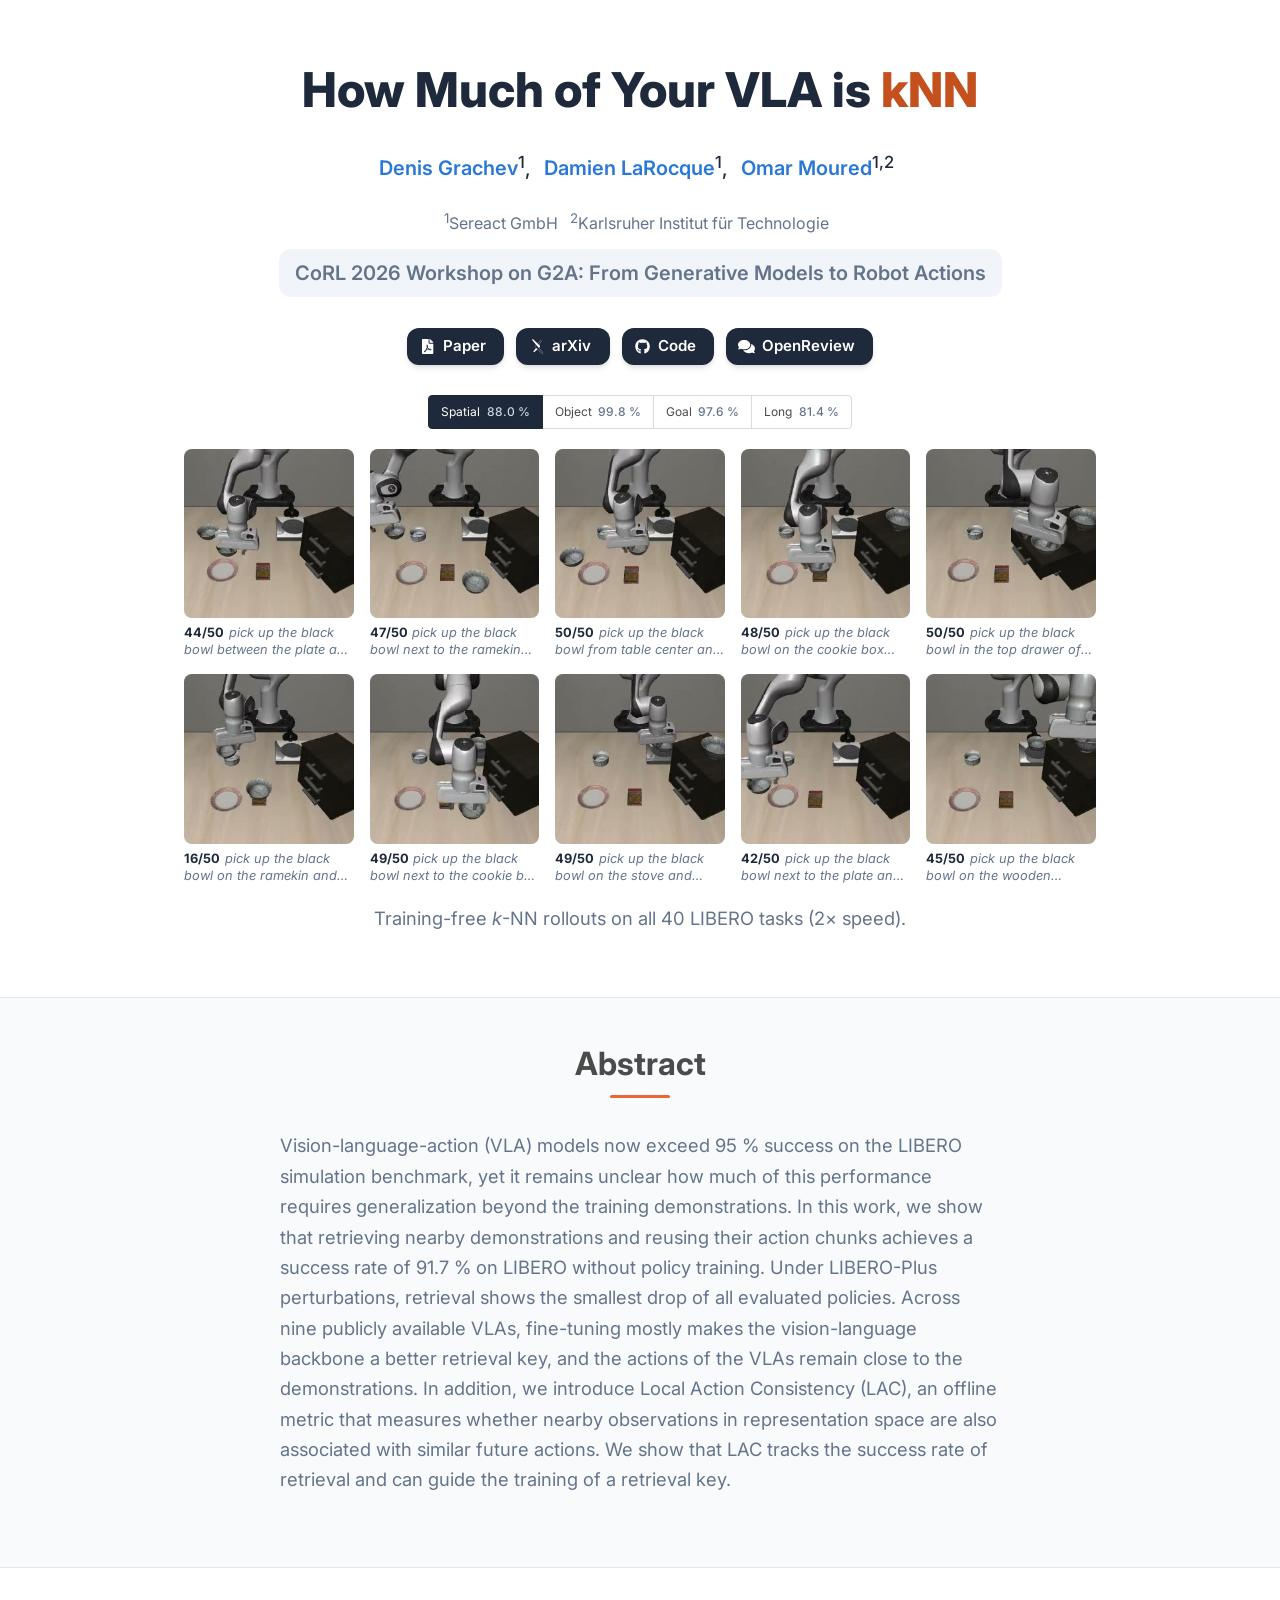
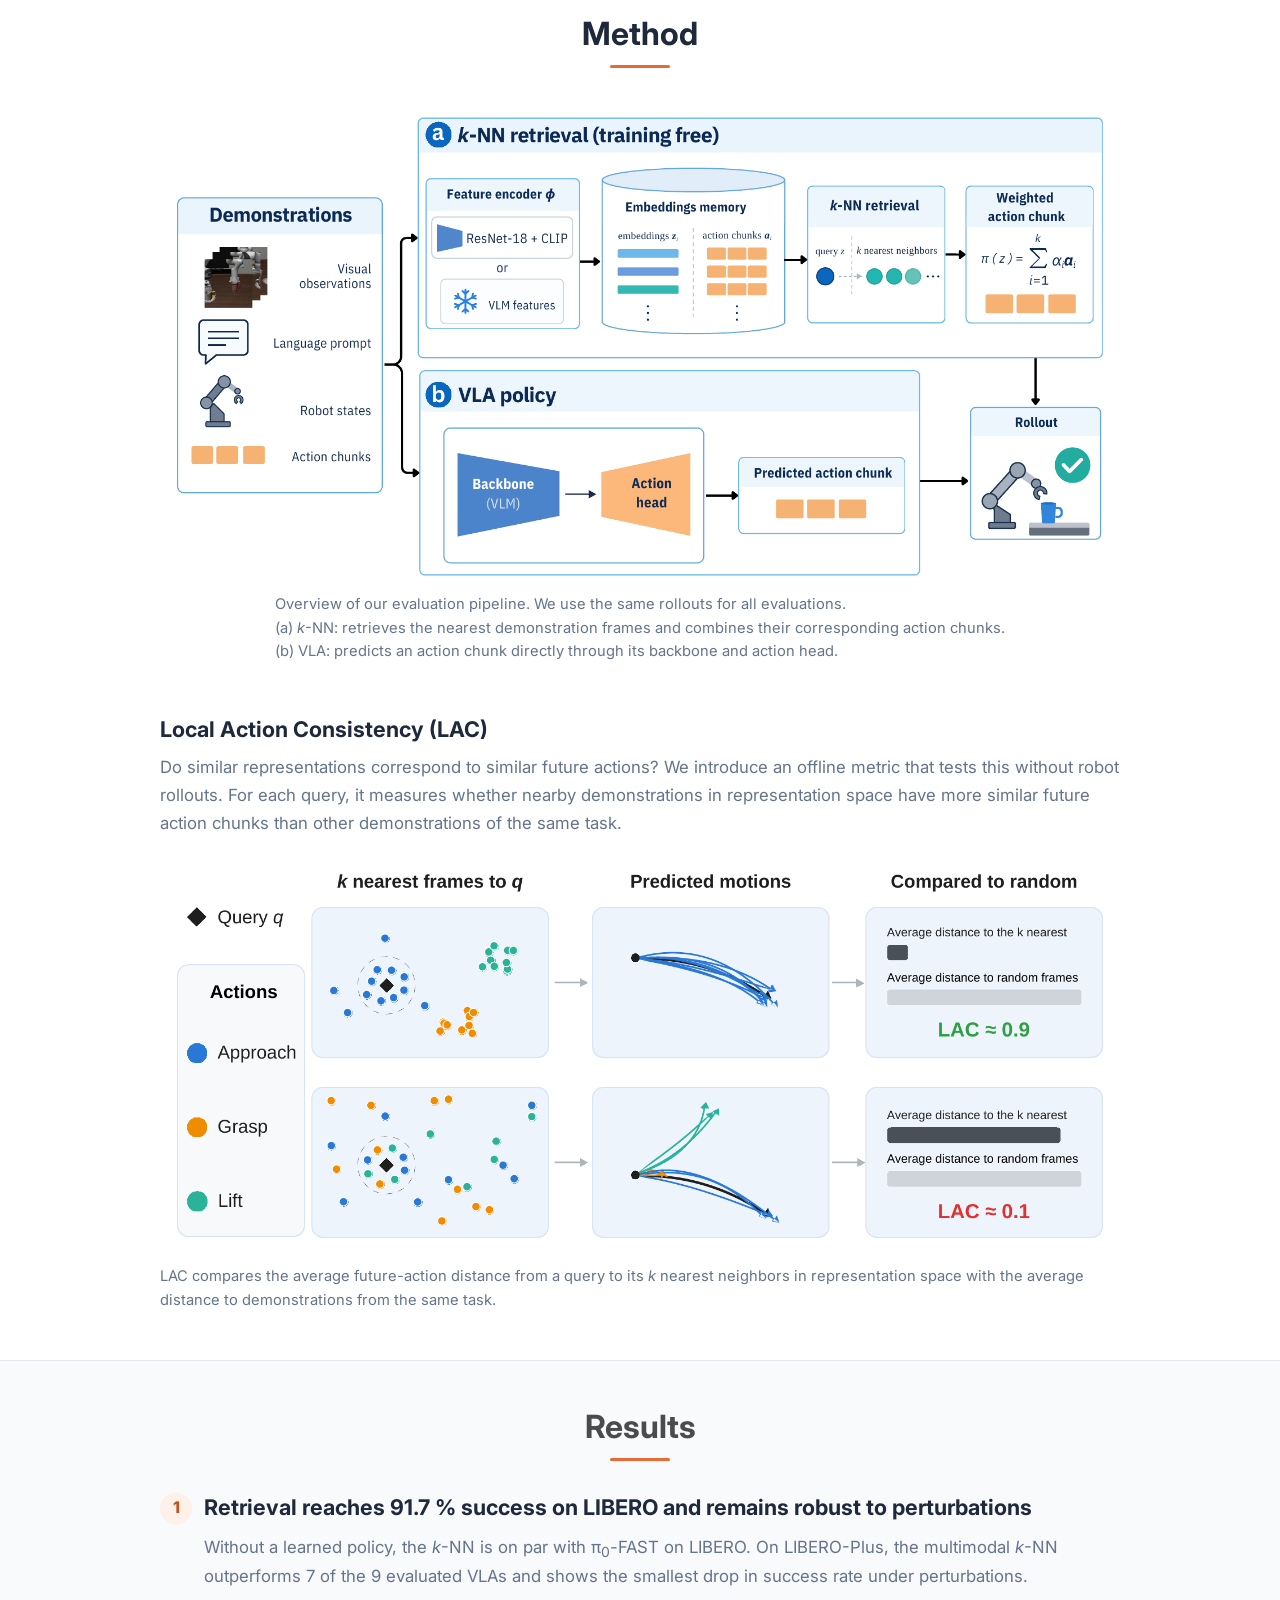
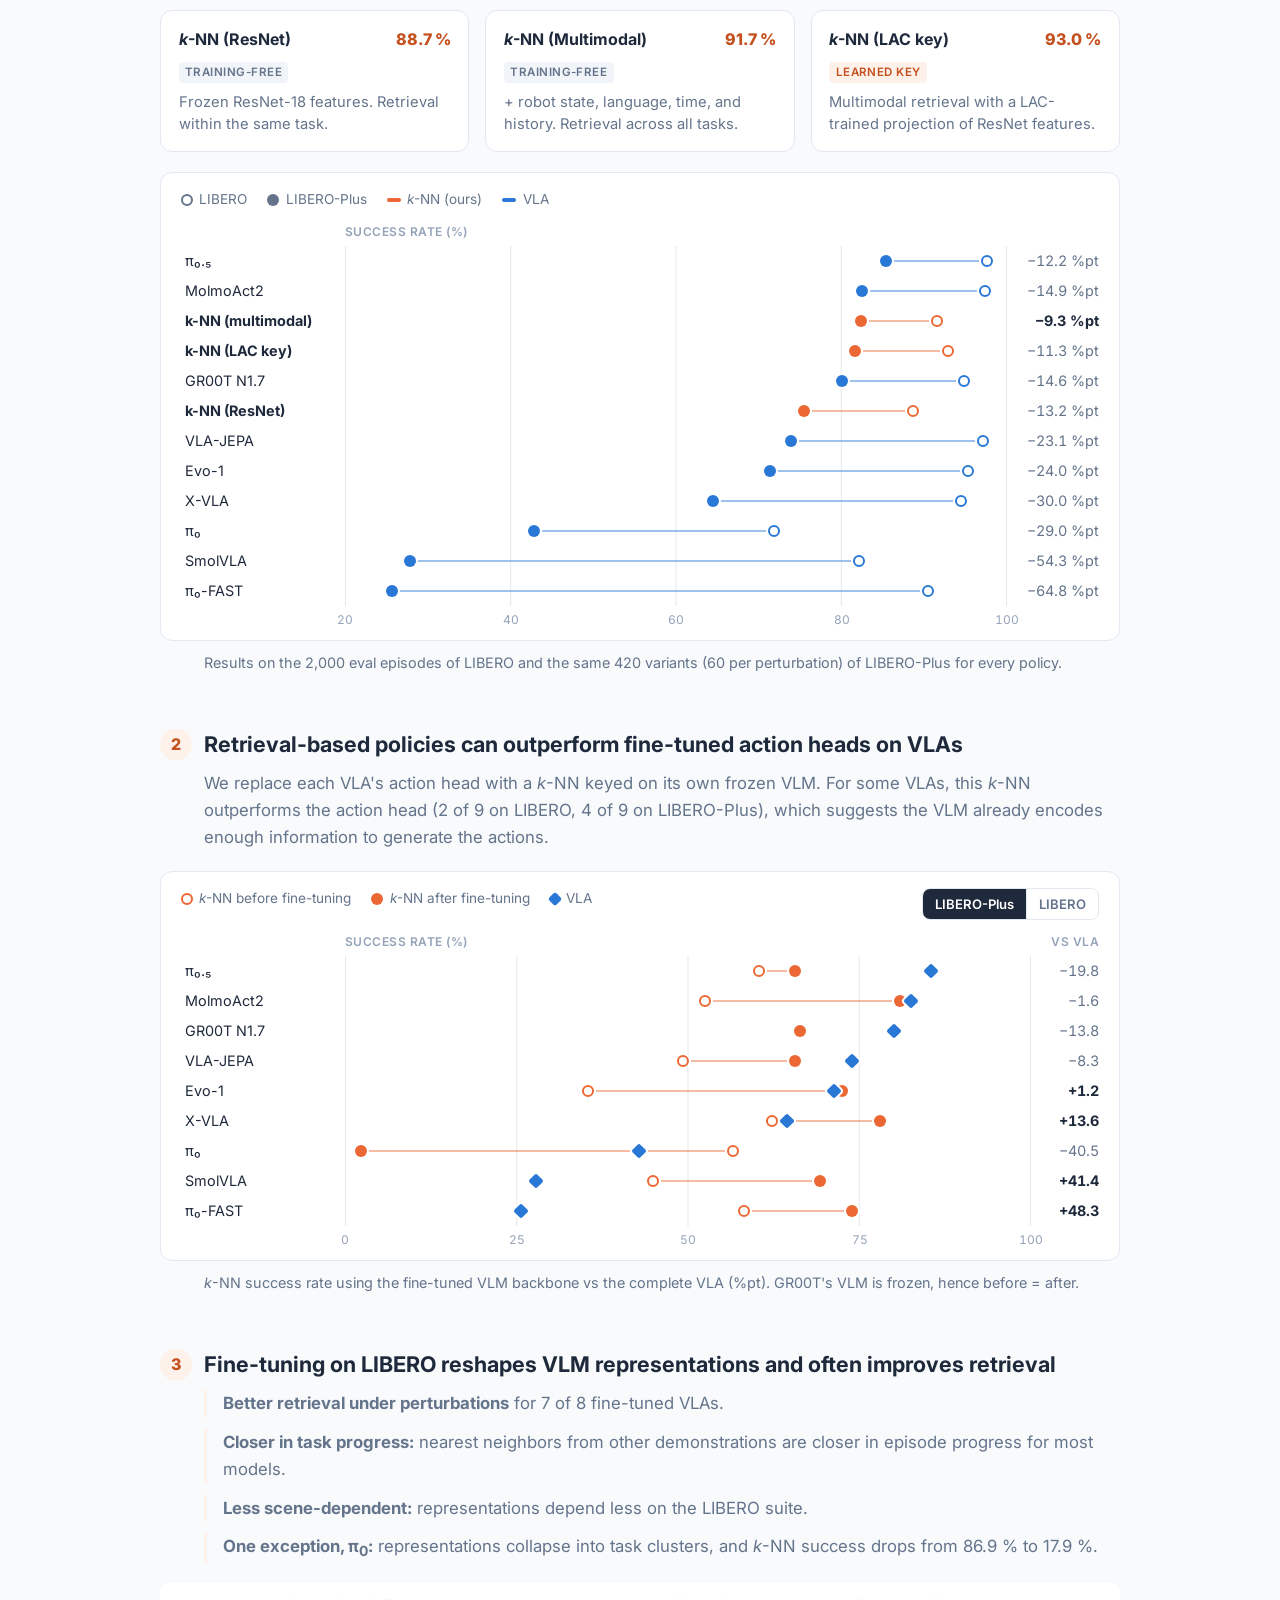
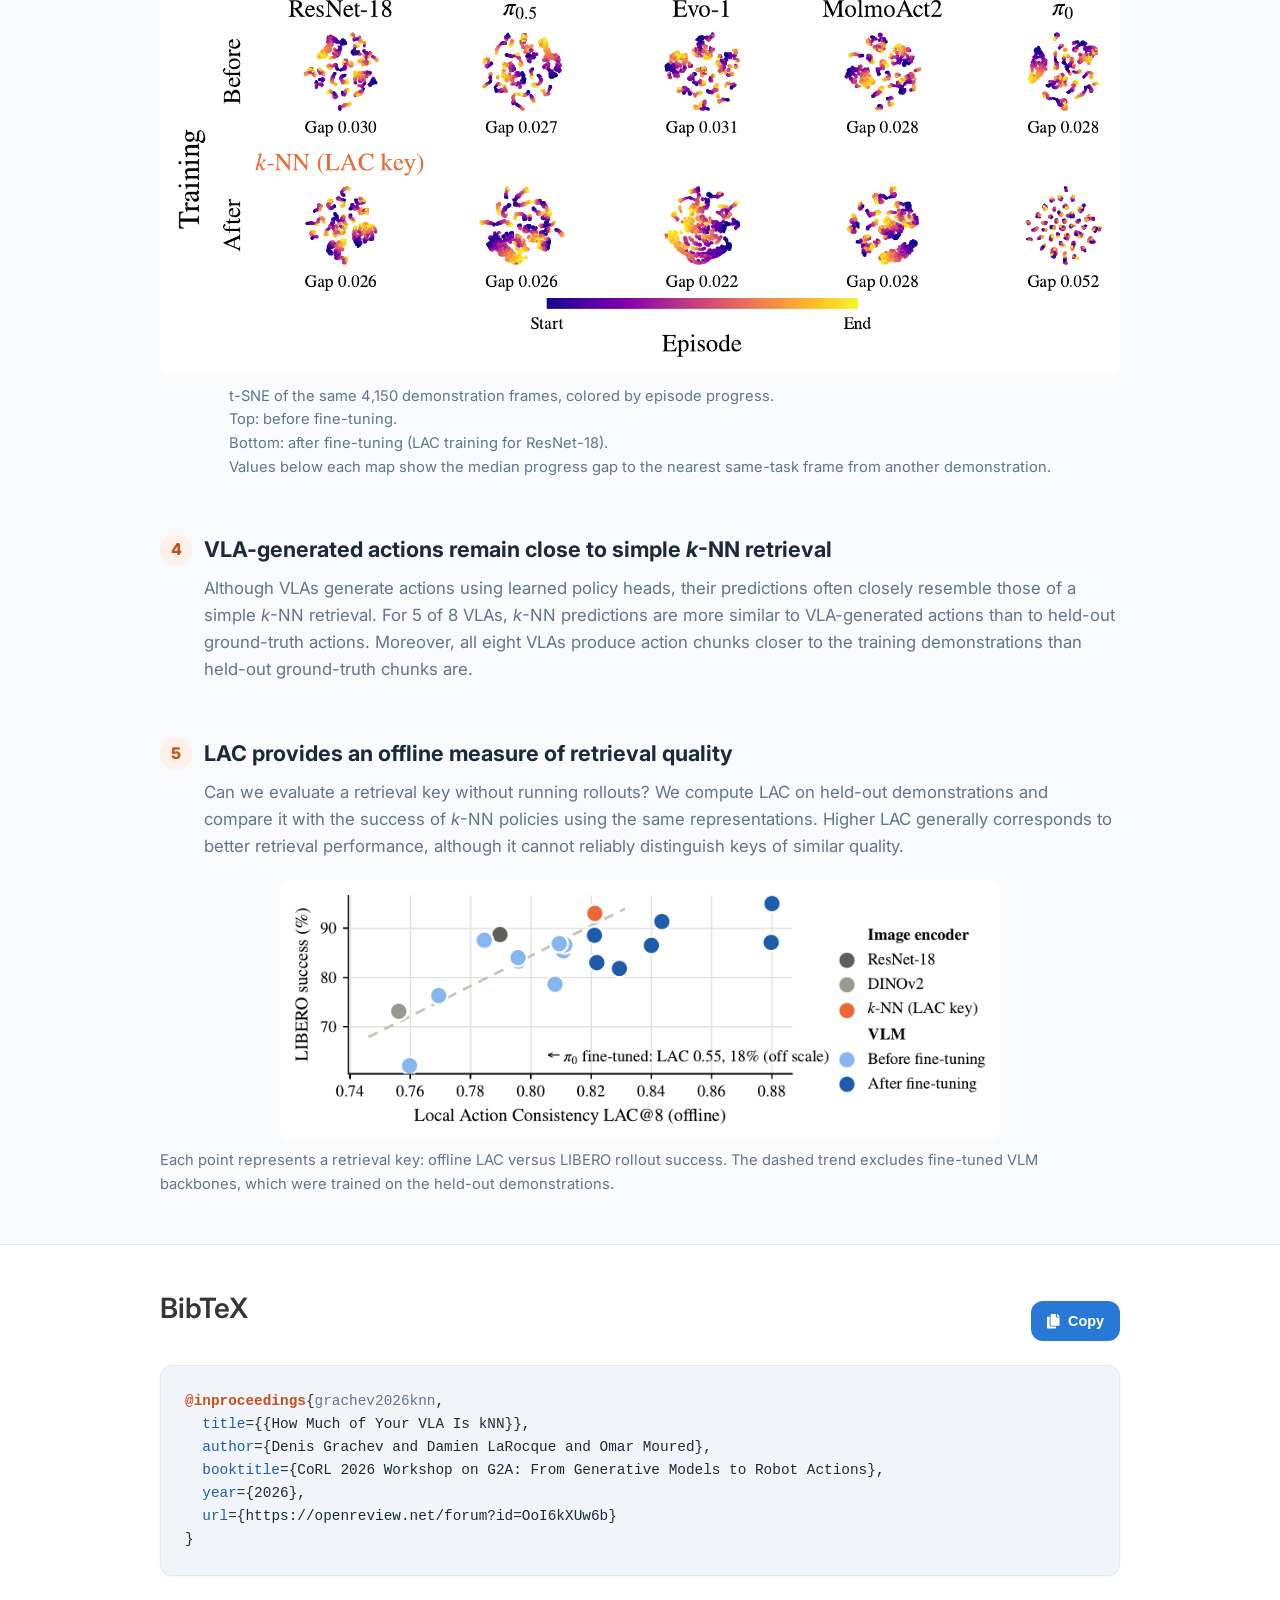
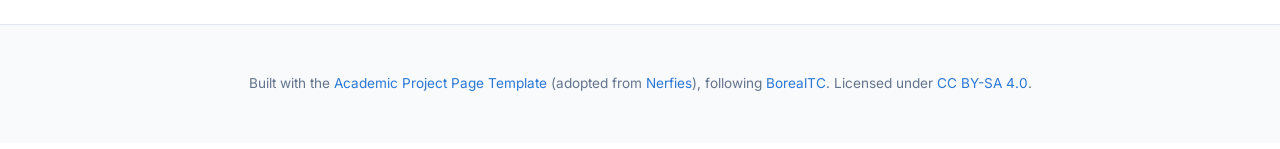
<file: index.html>
<!DOCTYPE html>
<html lang="en">

<head>
  <meta charset="utf-8">
  <meta name="viewport" content="width=device-width, initial-scale=1">

  <meta name="title" content="How Much of Your VLA is kNN - Grachev, LaRocque, Moured">
  <meta name="description"
    content="Training-free k-NN retrieval over demonstrations reaches 91.7% on LIBERO and shows the smallest drop under LIBERO-Plus perturbations. We use retrieval to analyze nine public VLAs.">
  <meta name="keywords"
    content="vision-language-action models, VLA, k-nearest neighbors, retrieval, LIBERO, LIBERO-Plus, robustness, generalization, robot learning">
  <meta name="author" content="Denis Grachev, Damien LaRocque, Omar Moured">
  <meta name="robots" content="index, follow">

  <meta property="og:type" content="article">
  <meta property="og:site_name" content="Sereact">
  <meta property="og:title" content="How Much of Your VLA is kNN">
  <meta property="og:description"
    content="Training-free k-NN retrieval over demonstrations reaches 91.7% on LIBERO and shows the smallest drop under LIBERO-Plus perturbations.">
  <!-- TODO: confirm the final GitHub Pages URL -->
  <meta property="og:url" content="https://sereact.github.io/lerobot_knn">
  <meta property="og:image" content="https://sereact.github.io/lerobot_knn/static/images/social_preview.png">
  <meta property="og:image:width" content="1200">
  <meta property="og:image:height" content="630">
  <meta name="twitter:card" content="summary_large_image">
  <meta name="twitter:title" content="How Much of Your VLA is kNN">
  <meta name="twitter:description"
    content="Training-free k-NN retrieval over demonstrations reaches 91.7% on LIBERO and shows the smallest drop under LIBERO-Plus perturbations.">
  <meta name="twitter:image" content="https://sereact.github.io/lerobot_knn/static/images/social_preview.png">

  <meta name="citation_title" content="How Much of Your VLA is kNN">
  <meta name="citation_author" content="Grachev, Denis">
  <meta name="citation_author" content="LaRocque, Damien">
  <meta name="citation_author" content="Moured, Omar">
  <meta name="citation_publication_date" content="2026">
  <meta name="citation_conference_title" content="CoRL 2026 Workshop on G2A: From Generative Models to Robot Actions">
  <meta name="citation_pdf_url"
    content="https://sereact.github.io/lerobot_knn/static/pdfs/how_much_of_your_vla_is_knn.pdf">

  <title>How Much of Your VLA is kNN</title>

  <link rel="icon" type="image/x-icon" href="static/images/favicon.ico" />
  <link rel="stylesheet" href="static/css/bulma.min.css">
  <link rel="stylesheet" href="static/css/academicons.min.css">
  <link rel="stylesheet" href="static/css/index.css">
  <link rel="stylesheet" href="static/css/knn.css">
  <link rel="preconnect" href="https://fonts.googleapis.com">
  <link rel="preconnect" href="https://fonts.gstatic.com" crossorigin>
  <link href="https://fonts.googleapis.com/css2?family=Inter:wght@400;500;600;700;800&display=swap" rel="stylesheet">

  <script defer src="static/js/fontawesome.all.min.js"></script>
  <script defer src="static/js/index.js"></script>
</head>

<body>
  <button class="scroll-to-top" onclick="scrollToTop()" title="Scroll to top" aria-label="Scroll to top">
    <i class="fas fa-chevron-up"></i>
  </button>

  <main id="main-content">

    <!-- Title, authors, links -->
    <section class="hero title-hero">
      <div class="hero-body">
        <div class="container is-max-desktop has-text-centered">
          <h1 class="title is-1 publication-title">How Much of Your VLA is <span class="knn">kNN</span></h1>
          <div class="is-size-5 publication-authors">
            <span class="author-block"><a href="https://grachev.ai" target="_blank">Denis
                Grachev</a><sup>1</sup>,</span>
            <span class="author-block"><a href="https://damienlarocque.me" target="_blank">Damien
                LaRocque</a><sup>1</sup>,</span>
            <span class="author-block"><a href="https://moured.com" target="_blank">Omar Moured</a><sup>1,2</sup></span>
          </div>
          <div class="is-size-6 publication-affiliations">
            <span class="author-block"><sup>1</sup>Sereact GmbH</span>
            <span class="author-block"><sup>2</sup>Karlsruher Institut für Technologie</span>
          </div>
          <div class="is-size-5 publication-venue">CoRL 2026 Workshop on G2A: From Generative Models to Robot Actions</div>
          <div class="publication-links">
            <span class="link-block">
              <a href="static/pdfs/how_much_of_your_vla_is_knn.pdf" target="_blank"
                class="external-link button is-normal is-rounded is-dark">
                <span class="icon"><i class="fas fa-file-pdf"></i></span><span>Paper</span>
              </a>
            </span>
            <span class="link-block">
              <a href="https://arxiv.org/abs/2611.13160" target="_blank"
                class="external-link button is-normal is-rounded is-dark">
                <span class="icon"><i class="ai ai-arxiv"></i></span><span>arXiv</span>
              </a>
            </span>
            <span class="link-block">
              <a href="https://github.com/sereact/lerobot_knn" target="_blank"
                class="external-link button is-normal is-rounded is-dark">
                <span class="icon"><i class="fab fa-github"></i></span><span>Code</span>
              </a>
            </span>
            <span class="link-block">
              <a href="https://openreview.net/forum?id=OoI6kXUw6b" target="_blank"
                class="external-link button is-normal is-rounded is-dark">
                <span class="icon"><i class="fas fa-comments"></i></span><span>OpenReview</span>
              </a>
            </span>
          </div>
        </div>
      </div>
    </section>

    <!-- Rollouts on all 40 tasks -->
    <section class="hero teaser" id="rollouts">
      <div class="container is-max-desktop">
        <div class="hero-body">
          <div class="tabs is-toggle is-centered is-small suite-tabs">
            <ul>
              <li class="is-active" data-suite="libero_spatial"><a href="#rollouts">Spatial<span
                    class="rate">88.0&nbsp;%</span></a></li>
              <li data-suite="libero_object"><a href="#rollouts">Object<span class="rate">99.8&nbsp;%</span></a></li>
              <li data-suite="libero_goal"><a href="#rollouts">Goal<span class="rate">97.6&nbsp;%</span></a></li>
              <li data-suite="libero_10"><a href="#rollouts">Long<span class="rate">81.4&nbsp;%</span></a></li>
            </ul>
          </div>
          <div class="suite-panel video-grid" data-suite="libero_spatial">
            <figure class="rollout-tile"
              title="pick up the black bowl between the plate and the ramekin and place it on the plate">
              <video class="rollout" muted loop playsinline preload="none"
                poster="static/videos/rollouts/libero_spatial_0.jpg">
                <source src="static/videos/rollouts/libero_spatial_0.mp4" type="video/mp4">
              </video>
              <figcaption><span class="rate">44/50</span>pick up the black bowl between the plate and the ramekin and
                place it on the plate</figcaption>
            </figure>
            <figure class="rollout-tile" title="pick up the black bowl next to the ramekin and place it on the plate">
              <video class="rollout" muted loop playsinline preload="none"
                poster="static/videos/rollouts/libero_spatial_1.jpg">
                <source src="static/videos/rollouts/libero_spatial_1.mp4" type="video/mp4">
              </video>
              <figcaption><span class="rate">47/50</span>pick up the black bowl next to the ramekin and place it on the
                plate</figcaption>
            </figure>
            <figure class="rollout-tile" title="pick up the black bowl from table center and place it on the plate">
              <video class="rollout" muted loop playsinline preload="none"
                poster="static/videos/rollouts/libero_spatial_2.jpg">
                <source src="static/videos/rollouts/libero_spatial_2.mp4" type="video/mp4">
              </video>
              <figcaption><span class="rate">50/50</span>pick up the black bowl from table center and place it on the
                plate</figcaption>
            </figure>
            <figure class="rollout-tile" title="pick up the black bowl on the cookie box and place it on the plate">
              <video class="rollout" muted loop playsinline preload="none"
                poster="static/videos/rollouts/libero_spatial_3.jpg">
                <source src="static/videos/rollouts/libero_spatial_3.mp4" type="video/mp4">
              </video>
              <figcaption><span class="rate">48/50</span>pick up the black bowl on the cookie box and place it on the
                plate</figcaption>
            </figure>
            <figure class="rollout-tile"
              title="pick up the black bowl in the top drawer of the wooden cabinet and place it on the plate">
              <video class="rollout" muted loop playsinline preload="none"
                poster="static/videos/rollouts/libero_spatial_4.jpg">
                <source src="static/videos/rollouts/libero_spatial_4.mp4" type="video/mp4">
              </video>
              <figcaption><span class="rate">50/50</span>pick up the black bowl in the top drawer of the wooden cabinet
                and place it on the plate</figcaption>
            </figure>
            <figure class="rollout-tile" title="pick up the black bowl on the ramekin and place it on the plate">
              <video class="rollout" muted loop playsinline preload="none"
                poster="static/videos/rollouts/libero_spatial_5.jpg">
                <source src="static/videos/rollouts/libero_spatial_5.mp4" type="video/mp4">
              </video>
              <figcaption><span class="rate">16/50</span>pick up the black bowl on the ramekin and place it on the plate
              </figcaption>
            </figure>
            <figure class="rollout-tile"
              title="pick up the black bowl next to the cookie box and place it on the plate">
              <video class="rollout" muted loop playsinline preload="none"
                poster="static/videos/rollouts/libero_spatial_6.jpg">
                <source src="static/videos/rollouts/libero_spatial_6.mp4" type="video/mp4">
              </video>
              <figcaption><span class="rate">49/50</span>pick up the black bowl next to the cookie box and place it on
                the plate</figcaption>
            </figure>
            <figure class="rollout-tile" title="pick up the black bowl on the stove and place it on the plate">
              <video class="rollout" muted loop playsinline preload="none"
                poster="static/videos/rollouts/libero_spatial_7.jpg">
                <source src="static/videos/rollouts/libero_spatial_7.mp4" type="video/mp4">
              </video>
              <figcaption><span class="rate">49/50</span>pick up the black bowl on the stove and place it on the plate
              </figcaption>
            </figure>
            <figure class="rollout-tile" title="pick up the black bowl next to the plate and place it on the plate">
              <video class="rollout" muted loop playsinline preload="none"
                poster="static/videos/rollouts/libero_spatial_8.jpg">
                <source src="static/videos/rollouts/libero_spatial_8.mp4" type="video/mp4">
              </video>
              <figcaption><span class="rate">42/50</span>pick up the black bowl next to the plate and place it on the
                plate</figcaption>
            </figure>
            <figure class="rollout-tile" title="pick up the black bowl on the wooden cabinet and place it on the plate">
              <video class="rollout" muted loop playsinline preload="none"
                poster="static/videos/rollouts/libero_spatial_9.jpg">
                <source src="static/videos/rollouts/libero_spatial_9.mp4" type="video/mp4">
              </video>
              <figcaption><span class="rate">45/50</span>pick up the black bowl on the wooden cabinet and place it on
                the plate</figcaption>
            </figure>
          </div>
          <div class="suite-panel video-grid" data-suite="libero_object" hidden>
            <figure class="rollout-tile" title="pick up the alphabet soup and place it in the basket">
              <video class="rollout" muted loop playsinline preload="none"
                poster="static/videos/rollouts/libero_object_0.jpg">
                <source src="static/videos/rollouts/libero_object_0.mp4" type="video/mp4">
              </video>
              <figcaption><span class="rate">50/50</span>pick up the alphabet soup and place it in the basket
              </figcaption>
            </figure>
            <figure class="rollout-tile" title="pick up the cream cheese and place it in the basket">
              <video class="rollout" muted loop playsinline preload="none"
                poster="static/videos/rollouts/libero_object_1.jpg">
                <source src="static/videos/rollouts/libero_object_1.mp4" type="video/mp4">
              </video>
              <figcaption><span class="rate">50/50</span>pick up the cream cheese and place it in the basket
              </figcaption>
            </figure>
            <figure class="rollout-tile" title="pick up the salad dressing and place it in the basket">
              <video class="rollout" muted loop playsinline preload="none"
                poster="static/videos/rollouts/libero_object_2.jpg">
                <source src="static/videos/rollouts/libero_object_2.mp4" type="video/mp4">
              </video>
              <figcaption><span class="rate">50/50</span>pick up the salad dressing and place it in the basket
              </figcaption>
            </figure>
            <figure class="rollout-tile" title="pick up the bbq sauce and place it in the basket">
              <video class="rollout" muted loop playsinline preload="none"
                poster="static/videos/rollouts/libero_object_3.jpg">
                <source src="static/videos/rollouts/libero_object_3.mp4" type="video/mp4">
              </video>
              <figcaption><span class="rate">50/50</span>pick up the bbq sauce and place it in the basket</figcaption>
            </figure>
            <figure class="rollout-tile" title="pick up the ketchup and place it in the basket">
              <video class="rollout" muted loop playsinline preload="none"
                poster="static/videos/rollouts/libero_object_4.jpg">
                <source src="static/videos/rollouts/libero_object_4.mp4" type="video/mp4">
              </video>
              <figcaption><span class="rate">50/50</span>pick up the ketchup and place it in the basket</figcaption>
            </figure>
            <figure class="rollout-tile" title="pick up the tomato sauce and place it in the basket">
              <video class="rollout" muted loop playsinline preload="none"
                poster="static/videos/rollouts/libero_object_5.jpg">
                <source src="static/videos/rollouts/libero_object_5.mp4" type="video/mp4">
              </video>
              <figcaption><span class="rate">49/50</span>pick up the tomato sauce and place it in the basket
              </figcaption>
            </figure>
            <figure class="rollout-tile" title="pick up the butter and place it in the basket">
              <video class="rollout" muted loop playsinline preload="none"
                poster="static/videos/rollouts/libero_object_6.jpg">
                <source src="static/videos/rollouts/libero_object_6.mp4" type="video/mp4">
              </video>
              <figcaption><span class="rate">50/50</span>pick up the butter and place it in the basket</figcaption>
            </figure>
            <figure class="rollout-tile" title="pick up the milk and place it in the basket">
              <video class="rollout" muted loop playsinline preload="none"
                poster="static/videos/rollouts/libero_object_7.jpg">
                <source src="static/videos/rollouts/libero_object_7.mp4" type="video/mp4">
              </video>
              <figcaption><span class="rate">50/50</span>pick up the milk and place it in the basket</figcaption>
            </figure>
            <figure class="rollout-tile" title="pick up the chocolate pudding and place it in the basket">
              <video class="rollout" muted loop playsinline preload="none"
                poster="static/videos/rollouts/libero_object_8.jpg">
                <source src="static/videos/rollouts/libero_object_8.mp4" type="video/mp4">
              </video>
              <figcaption><span class="rate">50/50</span>pick up the chocolate pudding and place it in the basket
              </figcaption>
            </figure>
            <figure class="rollout-tile" title="pick up the orange juice and place it in the basket">
              <video class="rollout" muted loop playsinline preload="none"
                poster="static/videos/rollouts/libero_object_9.jpg">
                <source src="static/videos/rollouts/libero_object_9.mp4" type="video/mp4">
              </video>
              <figcaption><span class="rate">50/50</span>pick up the orange juice and place it in the basket
              </figcaption>
            </figure>
          </div>
          <div class="suite-panel video-grid" data-suite="libero_goal" hidden>
            <figure class="rollout-tile" title="open the middle drawer of the cabinet">
              <video class="rollout" muted loop playsinline preload="none"
                poster="static/videos/rollouts/libero_goal_0.jpg">
                <source src="static/videos/rollouts/libero_goal_0.mp4" type="video/mp4">
              </video>
              <figcaption><span class="rate">50/50</span>open the middle drawer of the cabinet</figcaption>
            </figure>
            <figure class="rollout-tile" title="put the bowl on the stove">
              <video class="rollout" muted loop playsinline preload="none"
                poster="static/videos/rollouts/libero_goal_1.jpg">
                <source src="static/videos/rollouts/libero_goal_1.mp4" type="video/mp4">
              </video>
              <figcaption><span class="rate">48/50</span>put the bowl on the stove</figcaption>
            </figure>
            <figure class="rollout-tile" title="put the wine bottle on top of the cabinet">
              <video class="rollout" muted loop playsinline preload="none"
                poster="static/videos/rollouts/libero_goal_2.jpg">
                <source src="static/videos/rollouts/libero_goal_2.mp4" type="video/mp4">
              </video>
              <figcaption><span class="rate">47/50</span>put the wine bottle on top of the cabinet</figcaption>
            </figure>
            <figure class="rollout-tile" title="open the top drawer and put the bowl inside">
              <video class="rollout" muted loop playsinline preload="none"
                poster="static/videos/rollouts/libero_goal_3.jpg">
                <source src="static/videos/rollouts/libero_goal_3.mp4" type="video/mp4">
              </video>
              <figcaption><span class="rate">48/50</span>open the top drawer and put the bowl inside</figcaption>
            </figure>
            <figure class="rollout-tile" title="put the bowl on top of the cabinet">
              <video class="rollout" muted loop playsinline preload="none"
                poster="static/videos/rollouts/libero_goal_4.jpg">
                <source src="static/videos/rollouts/libero_goal_4.mp4" type="video/mp4">
              </video>
              <figcaption><span class="rate">50/50</span>put the bowl on top of the cabinet</figcaption>
            </figure>
            <figure class="rollout-tile" title="push the plate to the front of the stove">
              <video class="rollout" muted loop playsinline preload="none"
                poster="static/videos/rollouts/libero_goal_5.jpg">
                <source src="static/videos/rollouts/libero_goal_5.mp4" type="video/mp4">
              </video>
              <figcaption><span class="rate">50/50</span>push the plate to the front of the stove</figcaption>
            </figure>
            <figure class="rollout-tile" title="put the cream cheese in the bowl">
              <video class="rollout" muted loop playsinline preload="none"
                poster="static/videos/rollouts/libero_goal_6.jpg">
                <source src="static/videos/rollouts/libero_goal_6.mp4" type="video/mp4">
              </video>
              <figcaption><span class="rate">49/50</span>put the cream cheese in the bowl</figcaption>
            </figure>
            <figure class="rollout-tile" title="turn on the stove">
              <video class="rollout" muted loop playsinline preload="none"
                poster="static/videos/rollouts/libero_goal_7.jpg">
                <source src="static/videos/rollouts/libero_goal_7.mp4" type="video/mp4">
              </video>
              <figcaption><span class="rate">50/50</span>turn on the stove</figcaption>
            </figure>
            <figure class="rollout-tile" title="put the bowl on the plate">
              <video class="rollout" muted loop playsinline preload="none"
                poster="static/videos/rollouts/libero_goal_8.jpg">
                <source src="static/videos/rollouts/libero_goal_8.mp4" type="video/mp4">
              </video>
              <figcaption><span class="rate">49/50</span>put the bowl on the plate</figcaption>
            </figure>
            <figure class="rollout-tile" title="put the wine bottle on the rack">
              <video class="rollout" muted loop playsinline preload="none"
                poster="static/videos/rollouts/libero_goal_9.jpg">
                <source src="static/videos/rollouts/libero_goal_9.mp4" type="video/mp4">
              </video>
              <figcaption><span class="rate">47/50</span>put the wine bottle on the rack</figcaption>
            </figure>
          </div>
          <div class="suite-panel video-grid" data-suite="libero_10" hidden>
            <figure class="rollout-tile" title="put both the alphabet soup and the tomato sauce in the basket">
              <video class="rollout" muted loop playsinline preload="none"
                poster="static/videos/rollouts/libero_10_0.jpg">
                <source src="static/videos/rollouts/libero_10_0.mp4" type="video/mp4">
              </video>
              <figcaption><span class="rate">34/50</span>put both the alphabet soup and the tomato sauce in the basket
              </figcaption>
            </figure>
            <figure class="rollout-tile" title="put both the cream cheese box and the butter in the basket">
              <video class="rollout" muted loop playsinline preload="none"
                poster="static/videos/rollouts/libero_10_1.jpg">
                <source src="static/videos/rollouts/libero_10_1.mp4" type="video/mp4">
              </video>
              <figcaption><span class="rate">41/50</span>put both the cream cheese box and the butter in the basket
              </figcaption>
            </figure>
            <figure class="rollout-tile" title="turn on the stove and put the moka pot on it">
              <video class="rollout" muted loop playsinline preload="none"
                poster="static/videos/rollouts/libero_10_2.jpg">
                <source src="static/videos/rollouts/libero_10_2.mp4" type="video/mp4">
              </video>
              <figcaption><span class="rate">48/50</span>turn on the stove and put the moka pot on it</figcaption>
            </figure>
            <figure class="rollout-tile" title="put the black bowl in the bottom drawer of the cabinet and close it">
              <video class="rollout" muted loop playsinline preload="none"
                poster="static/videos/rollouts/libero_10_3.jpg">
                <source src="static/videos/rollouts/libero_10_3.mp4" type="video/mp4">
              </video>
              <figcaption><span class="rate">50/50</span>put the black bowl in the bottom drawer of the cabinet and
                close it</figcaption>
            </figure>
            <figure class="rollout-tile"
              title="put the white mug on the left plate and put the yellow and white mug on the right plate">
              <video class="rollout" muted loop playsinline preload="none"
                poster="static/videos/rollouts/libero_10_4.jpg">
                <source src="static/videos/rollouts/libero_10_4.mp4" type="video/mp4">
              </video>
              <figcaption><span class="rate">44/50</span>put the white mug on the left plate and put the yellow and
                white mug on the right plate</figcaption>
            </figure>
            <figure class="rollout-tile" title="pick up the book and place it in the back compartment of the caddy">
              <video class="rollout" muted loop playsinline preload="none"
                poster="static/videos/rollouts/libero_10_5.jpg">
                <source src="static/videos/rollouts/libero_10_5.mp4" type="video/mp4">
              </video>
              <figcaption><span class="rate">49/50</span>pick up the book and place it in the back compartment of the
                caddy</figcaption>
            </figure>
            <figure class="rollout-tile"
              title="put the white mug on the plate and put the chocolate pudding to the right of the plate">
              <video class="rollout" muted loop playsinline preload="none"
                poster="static/videos/rollouts/libero_10_6.jpg">
                <source src="static/videos/rollouts/libero_10_6.mp4" type="video/mp4">
              </video>
              <figcaption><span class="rate">28/50</span>put the white mug on the plate and put the chocolate pudding to
                the right of the plate</figcaption>
            </figure>
            <figure class="rollout-tile" title="put both the alphabet soup and the cream cheese box in the basket">
              <video class="rollout" muted loop playsinline preload="none"
                poster="static/videos/rollouts/libero_10_7.jpg">
                <source src="static/videos/rollouts/libero_10_7.mp4" type="video/mp4">
              </video>
              <figcaption><span class="rate">39/50</span>put both the alphabet soup and the cream cheese box in the
                basket</figcaption>
            </figure>
            <figure class="rollout-tile" title="put both moka pots on the stove">
              <video class="rollout" muted loop playsinline preload="none"
                poster="static/videos/rollouts/libero_10_8.jpg">
                <source src="static/videos/rollouts/libero_10_8.mp4" type="video/mp4">
              </video>
              <figcaption><span class="rate">35/50</span>put both moka pots on the stove</figcaption>
            </figure>
            <figure class="rollout-tile" title="put the yellow and white mug in the microwave and close it">
              <video class="rollout" muted loop playsinline preload="none"
                poster="static/videos/rollouts/libero_10_9.jpg">
                <source src="static/videos/rollouts/libero_10_9.mp4" type="video/mp4">
              </video>
              <figcaption><span class="rate">39/50</span>put the yellow and white mug in the microwave and close it
              </figcaption>
            </figure>
          </div>
          <p class="teaser-caption">Training-free <em>k</em>-NN rollouts on all 40 LIBERO tasks (2&times; speed).</p>
        </div>
      </div>
    </section>

    <!-- Abstract -->
    <section class="section hero is-light">
      <div class="container is-max-desktop">
        <h2 class="title is-3">Abstract</h2>
        <div class="lead">
          <p>
            Vision-language-action (VLA) models now exceed 95&nbsp;% success on the LIBERO simulation benchmark, yet it
            remains unclear how much of this performance requires generalization beyond the training demonstrations. In
            this work, we show that retrieving nearby demonstrations and reusing their action chunks achieves a success
            rate of 91.7&nbsp;% on LIBERO without policy training. Under LIBERO-Plus perturbations, retrieval shows the
            smallest drop of all evaluated policies. Across nine publicly available VLAs, fine-tuning mostly makes the
            vision-language backbone a better retrieval key, and the actions of the VLAs remain close to the
            demonstrations. In addition, we introduce Local Action Consistency (LAC), an offline metric that measures
            whether nearby observations in representation space are also associated with similar future actions. We
            show that LAC tracks the success rate of retrieval and can guide the training of a retrieval key.
          </p>
        </div>
      </div>
    </section>

    <!-- Method -->
    <section class="section">
      <div class="container is-max-desktop">
        <h2 class="title is-3">Method</h2>
        <figure class="paper-figure pipeline">
          <div class="pipeline-frame">
            <div class="pipeline-canvas" id="pipeline">
              <img src="static/images/pipeline.png"
                alt="Pipeline: demonstrations feed either (a) a k-NN retrieval over an embedding memory of observations and action chunks, or (b) a VLA backbone and action head; both produce an action chunk executed in the same rollout."
                loading="lazy">
              <div class="path-zone" data-path="knn" style="left: 26.21%; top: 0.96%; width: 73.14%; height: 52.88%"
                tabindex="0" role="button" aria-label="Highlight the k-NN retrieval path"></div>
              <div class="path-zone is-part" data-path="knn"
                style="left: 90.83%; top: 52.88%; width: 2.38%; height: 11.06%"></div>
              <div class="path-zone is-part" data-path="knn"
                style="left: 23.53%; top: 26.20%; width: 3.16%; height: 3.61%"></div>
              <div class="path-zone" data-path="vla" style="left: 26.21%; top: 55.05%; width: 53.90%; height: 44.95%"
                tabindex="0" role="button" aria-label="Highlight the VLA policy path"></div>
              <div class="path-zone is-part" data-path="vla"
                style="left: 79.51%; top: 77.52%; width: 5.54%; height: 4.21%"></div>
              <div class="path-zone is-part" data-path="vla"
                style="left: 23.53%; top: 75.96%; width: 3.16%; height: 3.85%"></div>
            </div>
          </div>
          <figcaption>
            Overview of our evaluation pipeline. We use the same rollouts for all evaluations.<br />
            (a) <em>k</em>-NN: retrieves the nearest demonstration frames and combines their corresponding action
            chunks.<br />
            (b) VLA: predicts an action chunk directly through its backbone and action head.
          </figcaption>
        </figure>

        <h3 class="subsection-title">Local Action Consistency (LAC)</h3>
        <p class="section-text">
          Do similar representations correspond to similar future actions? We introduce an offline metric that tests
          this without robot rollouts. For each query, it measures whether nearby demonstrations in representation space
          have more similar future action chunks than other demonstrations of the same task.
        </p>
        <figure class="paper-figure">
          <a href="static/images/lac.png" target="_blank"><img src="static/images/lac.png"
              alt="Two example queries: when the k nearest frames share the query's action, predicted motions agree and LAC is about 0.9; when the neighbors mix approach, grasp and lift actions, LAC is about 0.1."
              loading="lazy"></a>
          <figcaption>
            LAC compares the average future-action distance from a query to its <em>k</em> nearest neighbors in
            representation space with the average distance to demonstrations from the same task.
          </figcaption>
        </figure>
      </div>
    </section>

    <!-- Results -->
    <section class="section hero is-light">
      <div class="container is-max-desktop">
        <h2 class="title is-3">Results</h2>

        <article class="finding">
          <h3 class="finding-title"><span class="finding-num">1</span>Retrieval reaches 91.7&nbsp;% success on LIBERO
            and remains robust to perturbations</h3>
          <p>
            Without a learned policy, the <em>k</em>-NN is on par with &pi;<sub>0</sub>-FAST on LIBERO. On
            LIBERO-Plus, the multimodal <em>k</em>-NN outperforms 7 of the 9 evaluated VLAs and
            shows the smallest drop in success rate under perturbations.
          </p>
          <div class="cards variants">
            <div class="card-item">
              <h4><em>k</em>-NN (ResNet) <span class="variant-score">88.7&nbsp;%</span></h4>
              <span class="variant-tag">training-free</span>
              <p>Frozen ResNet-18 features. Retrieval within the same task.</p>
            </div>
            <div class="card-item">
              <h4><em>k</em>-NN (Multimodal) <span class="variant-score">91.7&nbsp;%</span></h4>
              <span class="variant-tag">training-free</span>
              <p>+ robot state, language, time, and history. Retrieval across all tasks.</p>
            </div>
            <div class="card-item">
              <h4><em>k</em>-NN (LAC key) <span class="variant-score">93.0&nbsp;%</span></h4>
              <span class="variant-tag is-trained">learned key</span>
              <p>Multimodal retrieval with a LAC-trained projection of ResNet features.</p>
            </div>
          </div>
          <div class="dumbbell" id="benchmark-chart">
            <div class="db-legend" aria-hidden="true">
              <span class="db-key"><span class="db-swatch is-ring"></span>LIBERO</span>
              <span class="db-key"><span class="db-swatch is-filled"></span>LIBERO-Plus</span>
              <span class="db-key"><span class="db-chip is-knn"></span><span><em>k</em>-NN (ours)</span></span>
              <span class="db-key"><span class="db-chip is-vla"></span>VLA</span>
            </div>
            <div class="db-head" aria-hidden="true"><span></span><span>Success rate (%)</span><span></span></div>
            <div class="db-rows" role="list" aria-label="Success rate on LIBERO and LIBERO-Plus for each policy"></div>
            <div class="db-axis" aria-hidden="true">
              <span></span>
              <div class="db-ticks">
                <span style="left: 0%">20</span><span style="left: 25%">40</span><span style="left: 50%">60</span><span
                  style="left: 75%">80</span><span style="left: 100%">100</span>
              </div>
              <span></span>
            </div>
            <div class="db-tooltip" hidden></div>
          </div>
          <p class="chart-note">Results on the 2,000 eval episodes of LIBERO and the same 420 variants (60 per
            perturbation) of LIBERO-Plus for every policy.</p>
        </article>

        <article class="finding">
          <h3 class="finding-title"><span class="finding-num">2</span>Retrieval-based policies can outperform fine-tuned
            action heads on VLAs</h3>
          <p>We replace each VLA's action head with a <em>k</em>-NN keyed on its own frozen VLM. For some VLAs, this
            <em>k</em>-NN outperforms the action head (2 of 9 on LIBERO, 4 of 9 on LIBERO-Plus), which suggests the VLM
            already encodes enough information to generate the actions.
          </p>
          <div class="dumbbell" id="backbone-chart">
            <div class="chart-toolbar">
              <div class="db-legend" aria-hidden="true">
                <span class="db-key"><span class="db-swatch is-ring is-knn"></span>
                  <span><em>k</em>-NN before fine-tuning</span>
                </span>
                <span class="db-key"><span class="db-swatch is-filled is-knn"></span>
                  <span><em>k</em>-NN after fine-tuning</span>
                </span>
                <span class="db-key"><span class="db-swatch is-diamond"></span>VLA</span>
              </div>
              <div class="chart-toggle" role="group" aria-label="Benchmark">
                <button type="button" data-benchmark="plus">LIBERO-Plus</button>
                <button type="button" data-benchmark="libero">LIBERO</button>
              </div>
            </div>
            <div class="db-head" aria-hidden="true"><span></span><span>Success rate (%)</span><span>vs VLA</span></div>
            <div class="db-rows" role="list"
              aria-label="k-NN success with each VLA backbone before and after fine-tuning, and the full VLA"></div>
            <div class="db-axis" aria-hidden="true">
              <span></span>
              <div class="db-ticks">
                <span style="left: 0%">0</span><span style="left: 25%">25</span><span style="left: 50%">50</span><span
                  style="left: 75%">75</span><span style="left: 100%">100</span>
              </div>
              <span></span>
            </div>
            <div class="db-tooltip" hidden></div>
          </div>
          <p class="chart-note">
            <em>k</em>-NN success rate using the fine-tuned VLM backbone vs the complete VLA (%pt).
            GR00T's VLM is frozen, hence before = after.
          </p>
        </article>

        <article class="finding">
          <h3 class="finding-title">
            <span class="finding-num">3</span>Fine-tuning on LIBERO reshapes VLM representations and often improves
            retrieval
          </h3>
          <ul class="facts">
            <li><strong>Better retrieval under perturbations</strong> for 7 of 8 fine-tuned VLAs.</li>
            <li>
              <strong>Closer in task progress:</strong> nearest neighbors from other demonstrations are closer in
              episode progress for most models.
            </li>
            <li>
              <strong>Less scene-dependent:</strong> representations depend less on the LIBERO suite.
            </li>
            <li><strong>One exception, &pi;<sub>0</sub>:</strong>
              representations collapse into task clusters, and
              <em>k</em>-NN success drops from 86.9&nbsp;% to 17.9&nbsp;%.
            </li>
          </ul>
          <figure class="paper-figure">
            <a href="static/images/tsne.png" target="_blank"><img src="static/images/tsne.png"
                alt="t-SNE maps of retrieval keys for ResNet-18, pi0.5, Evo-1, MolmoAct2 and pi0, before and after training, colored by episode progress."
                loading="lazy"></a>
            <figcaption>
              t-SNE of the same 4,150 demonstration frames, colored by episode progress.<br />
              Top: before fine-tuning.<br />
              Bottom: after fine-tuning (LAC training for ResNet-18).<br />
              Values below each map show the median progress gap to the nearest same-task frame from another
              demonstration.
            </figcaption>
          </figure>
        </article>

        <article class="finding">
          <h3 class="finding-title">
            <span class="finding-num">4</span>
            <span>
              VLA-generated actions remain close to simple <em>k</em>-NN retrieval
            </span>
          </h3>
          <p>
            Although VLAs generate actions using learned policy heads, their predictions often closely resemble those of
            a simple <em>k</em>-NN retrieval.
            For 5 of 8 VLAs, <em>k</em>-NN predictions are more similar to VLA-generated actions than to held-out
            ground-truth actions.
            Moreover, all eight VLAs produce action chunks closer to the training demonstrations than held-out
            ground-truth chunks are.
        </article>

        <article class="finding">
          <h3 class="finding-title"><span class="finding-num">5</span>
            LAC provides an offline measure of retrieval quality
          </h3>
          <p>
            Can we evaluate a retrieval key without running rollouts?
            We compute LAC on held-out demonstrations and compare it with the success of <em>k</em>-NN policies using
            the same representations.
            Higher LAC generally corresponds to better retrieval performance, although it cannot reliably distinguish
            keys of similar quality.
          </p>
          <figure class="paper-figure is-medium">
            <a href="static/images/lac_vs_success.png" target="_blank"><img src="static/images/lac_vs_success.png"
                alt="Scatter plot comparing offline LAC with LIBERO retrieval success." loading="lazy"></a>
            <figcaption>
              Each point represents a retrieval key: offline LAC versus LIBERO rollout success.
              The dashed trend excludes fine-tuned VLM backbones, which were trained on the held-out demonstrations.
            </figcaption>
          </figure>
        </article>
      </div>
    </section>

    <!-- BibTeX -->
    <section class="section" id="BibTeX">
      <div class="container is-max-desktop content">
        <div class="bibtex-header">
          <h2 class="title">BibTeX</h2>
          <button class="copy-bibtex-btn" onclick="copyBibTeX()" title="Copy BibTeX to clipboard">
            <i class="fas fa-copy"></i>
            <span class="copy-text">Copy</span>
          </button>
        </div>
        <pre id="bibtex-code"><code><span class="bib-type">@inproceedings</span>{<span class="bib-key">grachev2026knn</span>,
  <span class="bib-field">title</span>=<span class="bib-value">{{How Much of Your VLA Is kNN}}</span>,
  <span class="bib-field">author</span>=<span class="bib-value">{Denis Grachev and Damien LaRocque and Omar Moured}</span>,
  <span class="bib-field">booktitle</span>=<span class="bib-value">{CoRL 2026 Workshop on G2A: From Generative Models to Robot Actions}</span>,
  <span class="bib-field">year</span>=<span class="bib-value">{2026}</span>,
  <span class="bib-field">url</span>=<span class="bib-value">{https://openreview.net/forum?id=OoI6kXUw6b}</span>
}</code></pre>
      </div>
    </section>

  </main>

  <footer class="footer">
    <div class="container has-text-centered">
      <p>
        Built with the <a href="https://github.com/eliahuhorwitz/Academic-project-page-template"
          target="_blank">Academic Project Page Template</a>
        (adopted from <a href="https://nerfies.github.io" target="_blank">Nerfies</a>), following
        <a href="https://norlab-ulaval.github.io/BorealTC/" target="_blank">BorealTC</a>.
        Licensed under <a rel="license" href="http://creativecommons.org/licenses/by-sa/4.0/" target="_blank">CC BY-SA
          4.0</a>.
      </p>
    </div>
  </footer>
</body>

</html>
</file>
<file: static/css/index.css>
/* Modern CSS Variables for consistent theming */
:root {
  --primary-color: #2563eb;
  --primary-hover: #1d4ed8;
  --secondary-color: #64748b;
  --accent-color: #0ea5e9;
  --text-primary: #1e293b;
  --text-secondary: #64748b;
  --text-light: #94a3b8;
  --background-primary: #ffffff;
  --background-secondary: #f8fafc;
  --background-accent: #f1f5f9;
  --border-color: #e2e8f0;
  --shadow-sm: 0 1px 2px 0 rgb(0 0 0 / 0.05);
  --shadow-md: 0 4px 6px -1px rgb(0 0 0 / 0.1), 0 2px 4px -2px rgb(0 0 0 / 0.1);
  --shadow-lg: 0 10px 15px -3px rgb(0 0 0 / 0.1), 0 4px 6px -4px rgb(0 0 0 / 0.1);
  --shadow-xl: 0 20px 25px -5px rgb(0 0 0 / 0.1), 0 8px 10px -6px rgb(0 0 0 / 0.1);
  --gradient-primary: linear-gradient(135deg, #667eea 0%, #764ba2 100%);
  --gradient-accent: linear-gradient(135deg, #f093fb 0%, #f5576c 100%);
  --gradient-subtle: linear-gradient(135deg, #ffecd2 0%, #fcb69f 100%);
  --border-radius: 12px;
  --border-radius-lg: 16px;
  --transition: all 0.3s cubic-bezier(0.4, 0, 0.2, 1);
}

/* Smooth scrolling for better UX */
html {
  scroll-behavior: smooth;
}

body {
  font-family: 'Inter', 'Segoe UI', -apple-system, BlinkMacSystemFont, sans-serif;
  color: var(--text-primary);
  line-height: 1.6;
  font-size: 16px;
  background-color: var(--background-primary);
  -webkit-font-smoothing: antialiased;
  -moz-osx-font-smoothing: grayscale;
}


/* Modern Button Styles */
.button {
  border-radius: var(--border-radius) !important;
  font-weight: 600 !important;
  transition: var(--transition) !important;
  border: 2px solid transparent !important;
  position: relative;
  overflow: hidden;
}

.button.is-dark {
  background: var(--text-primary) !important;
  border: none !important;
  color: white !important;
  box-shadow: var(--shadow-md);
}

.button.is-dark:hover {
  transform: translateY(-2px);
  box-shadow: var(--shadow-lg);
  background: var(--primary-color) !important;
}

.button.is-dark:active {
  transform: translateY(0);
  box-shadow: var(--shadow-md);
}

.footer .icon-link {
    font-size: 25px;
    color: var(--text-secondary);
    transition: var(--transition);
}

.footer .icon-link:hover {
    color: var(--primary-color);
    transform: translateY(-2px);
}

.link-block a {
    margin: 8px 4px;
}

.dnerf {
  font-variant: small-caps;
}


/* Hero Section Modernization */
.hero {
  position: relative;
  overflow: hidden;
}

.hero.is-light {
  background: var(--background-secondary);
  border-top: 1px solid var(--border-color);
  border-bottom: 1px solid var(--border-color);
}

.hero-body {
  padding: 4rem 1.5rem;
}

.teaser .hero-body {
  padding-top: 2rem;
  padding-bottom: 4rem;
}

.teaser {
  font-family: 'Inter', sans-serif;
}


/* Publication Content Styling */
.publication-title {
    font-family: 'Inter', sans-serif !important;
    font-weight: 800 !important;
    color: var(--text-primary) !important;
    margin-bottom: 2rem !important;
    line-height: 1.1 !important;
}

.publication-banner {
  max-height: 70vh;
  border-radius: var(--border-radius-lg);
  overflow: hidden;
  box-shadow: var(--shadow-xl);
  margin: 2rem 0;
}

.publication-banner video {
  position: relative;
  left: auto;
  top: auto;
  transform: none;
  object-fit: cover;
  width: 100%;
  height: 100%;
  border-radius: var(--border-radius-lg);
}

.publication-header .hero-body {
  padding: 6rem 1.5rem 4rem;
}

.publication-authors {
    font-family: 'Inter', sans-serif !important;
    font-weight: 500;
    margin-bottom: 1.5rem;
}

.publication-venue {
    color: var(--text-secondary);
    width: fit-content;
    font-weight: 600;
    background: var(--background-accent);
    padding: 0.5rem 1rem;
    border-radius: var(--border-radius);
    margin-top: 1rem;
    display: inline-block;
}

.publication-awards {
    color: #ef4444;
    width: fit-content;
    font-weight: 700;
    background: linear-gradient(135deg, #fef2f2, #fee2e2);
    padding: 0.5rem 1rem;
    border-radius: var(--border-radius);
    border-left: 4px solid #ef4444;
    margin-top: 1rem;
}

.publication-authors a {
   color: var(--primary-color) !important;
   text-decoration: none;
   font-weight: 600;
   transition: var(--transition);
   position: relative;
}

.publication-authors a::after {
    content: '';
    position: absolute;
    width: 0;
    height: 2px;
    bottom: -2px;
    left: 0;
    background: var(--gradient-accent);
    transition: var(--transition);
}

.publication-authors a:hover::after {
    width: 100%;
}

.publication-authors a:hover {
    color: var(--primary-hover) !important;
}

.author-block {
  display: inline-block;
  margin-right: 0.5rem;
}

.publication-banner img {
  border-radius: var(--border-radius-lg);
  box-shadow: var(--shadow-lg);
  transition: var(--transition);
}

.publication-banner img:hover {
  transform: scale(1.02);
  box-shadow: var(--shadow-xl);
}

/* Modern Video and Carousel Styling */
.publication-video {
    position: relative;
    width: 100%;
    height: 0;
    padding-bottom: 56.25%;
    overflow: hidden;
    border-radius: var(--border-radius-lg) !important;
    box-shadow: var(--shadow-xl);
    transition: var(--transition);
}

.publication-video:hover {
    transform: translateY(-4px);
    box-shadow: var(--shadow-xl);
}

.publication-video iframe {
    position: absolute;
    top: 0;
    left: 0;
    width: 100%;
    height: 100%;
    border-radius: var(--border-radius-lg);
}

.publication-body img {
  border-radius: var(--border-radius);
  box-shadow: var(--shadow-md);
  transition: var(--transition);
}

.publication-body img:hover {
  transform: translateY(-2px);
  box-shadow: var(--shadow-lg);
}

.results-carousel {
  overflow: hidden;
  padding: 1rem 0;
}

.results-carousel .item {
  margin: 1rem;
  overflow: hidden;
  padding: 1.5rem;
  font-size: 0;
  background: var(--background-primary);
  border-radius: var(--border-radius-lg);
  box-shadow: var(--shadow-md);
  transition: var(--transition);
  border: 1px solid var(--border-color);
}

.results-carousel .item:hover {
  transform: translateY(-4px);
  box-shadow: var(--shadow-lg);
}

.results-carousel .item img,
.results-carousel video {
  margin: 0;
  border-radius: var(--border-radius);
  width: 100%;
  height: auto;
}

.results-carousel .subtitle {
  font-size: 1rem !important;
  color: var(--text-secondary);
  margin-top: 1rem;
  font-weight: 500;
}

/* Pagination and Misc Improvements */
.slider-pagination .slider-page {
  background: var(--primary-color);
  border-radius: 50%;
  transition: var(--transition);
}

.slider-pagination .slider-page.is-active {
  background: var(--primary-hover);
  transform: scale(1.2);
}

.eql-cntrb { 
  font-size: 0.875rem;
  color: var(--text-light);
  font-style: italic;
}

/* Section Titles */
.title.is-3 {
  font-family: 'Inter', sans-serif !important;
  font-weight: 700 !important;
  color: var(--text-primary);
  margin-bottom: 2rem !important;
  position: relative;
  padding-bottom: 1rem;
}

.title.is-3::after {
  content: '';
  position: absolute;
  bottom: 0;
  left: 50%;
  transform: translateX(-50%);
  width: 60px;
  height: 3px;
  background: var(--gradient-accent);
  border-radius: 2px;
}

/* Content Improvements */
.content.has-text-justified {
  font-size: 1.1rem;
  line-height: 1.8;
  color: var(--text-secondary);
}

.content.has-text-justified p {
  margin-bottom: 1.5rem;
}

/* Footer Improvements */
.footer {
  background: var(--background-secondary);
  border-top: 1px solid var(--border-color);
  padding: 3rem 1.5rem;
}

.footer .content {
  color: var(--text-secondary);
  line-height: 1.7;
}

.footer a {
  color: var(--primary-color);
  text-decoration: none;
  transition: var(--transition);
}

.footer a:hover {
  color: var(--primary-hover);
  text-decoration: underline;
}

/* BibTeX Styling */
pre {
  background: var(--background-accent) !important;
  border: 1px solid var(--border-color) !important;
  border-radius: var(--border-radius) !important;
  padding: 1.5rem !important;
  font-size: 0.9rem !important;
  overflow-x: auto;
  box-shadow: var(--shadow-sm);
}

code {
  background: var(--background-accent) !important;
  color: var(--text-primary) !important;
  font-family: 'SF Mono', 'Monaco', 'Cascadia Code', 'Roboto Mono', monospace !important;
}

/* BibTeX Section Improvements */
.bibtex-header {
  display: flex;
  justify-content: space-between;
  align-items: center;
  margin-bottom: 1rem;
}

.copy-bibtex-btn {
  background: var(--primary-color);
  color: white;
  border: none;
  border-radius: var(--border-radius);
  padding: 0.75rem 1rem;
  font-size: 0.9rem;
  font-weight: 600;
  cursor: pointer;
  transition: var(--transition);
  display: inline-flex;
  align-items: center;
  gap: 0.5rem;
}

.copy-bibtex-btn:hover {
  background: var(--primary-hover);
  transform: translateY(-2px);
  box-shadow: var(--shadow-md);
}

.copy-bibtex-btn.copied {
  background: #10b981;
}

.copy-bibtex-btn.copied .copy-text::after {
  content: "ied!";
}

/* Scroll to Top Button */
.scroll-to-top {
  position: fixed;
  bottom: 2rem;
  right: 2rem;
  width: 50px;
  height: 50px;
  background: var(--primary-color);
  color: white;
  border: none;
  border-radius: 50%;
  cursor: pointer;
  opacity: 0;
  visibility: hidden;
  transition: var(--transition);
  z-index: 999;
  display: flex;
  align-items: center;
  justify-content: center;
  font-size: 1.2rem;
  box-shadow: var(--shadow-lg);
}

.scroll-to-top:hover {
  background: var(--primary-hover);
  transform: translateY(-3px);
  box-shadow: var(--shadow-xl);
}

.scroll-to-top.visible {
  opacity: 1;
  visibility: visible;
}


/* More Works Dropdown */
.more-works-container {
  position: fixed;
  top: 2rem;
  right: 2rem;
  z-index: 1000;
}

.more-works-btn {
  background: var(--background-primary);
  color: var(--text-primary);
  border: 2px solid var(--border-color);
  border-radius: var(--border-radius-lg);
  padding: 0.75rem 1.25rem;
  font-weight: 600;
  font-size: 0.9rem;
  box-shadow: var(--shadow-md);
  transition: var(--transition);
  cursor: pointer;
  text-decoration: none;
  display: inline-flex;
  align-items: center;
  gap: 0.5rem;
  font-family: 'Inter', sans-serif;
}

.more-works-btn:hover {
  transform: translateY(-2px);
  box-shadow: var(--shadow-lg);
  background: var(--background-secondary);
  border-color: var(--primary-color);
}

.more-works-btn .dropdown-arrow {
  transition: var(--transition);
  font-size: 0.8rem;
}

.more-works-btn.active .dropdown-arrow {
  transform: rotate(180deg);
}

.more-works-dropdown {
  position: absolute;
  top: calc(100% + 0.5rem);
  right: 0;
  width: 400px;
  max-width: 90vw;
  background: var(--background-primary);
  border: 1px solid var(--border-color);
  border-radius: var(--border-radius-lg);
  box-shadow: var(--shadow-xl);
  opacity: 0;
  visibility: hidden;
  transform: translateY(-10px);
  transition: var(--transition);
  max-height: 70vh;
  overflow-y: auto;
}

.more-works-dropdown.show {
  opacity: 1;
  visibility: visible;
  transform: translateY(0);
}

.dropdown-header {
  display: flex;
  justify-content: space-between;
  align-items: center;
  padding: 1.5rem 1.5rem 1rem;
  border-bottom: 1px solid var(--border-color);
}

.dropdown-header h4 {
  margin: 0;
  font-size: 1.1rem;
  font-weight: 700;
  color: var(--text-primary);
}

.close-btn {
  background: none;
  border: none;
  color: var(--text-secondary);
  cursor: pointer;
  padding: 0.5rem;
  border-radius: var(--border-radius);
  transition: var(--transition);
}

.close-btn:hover {
  background: var(--background-accent);
  color: var(--text-primary);
}

.works-list {
  padding: 1rem;
}

.work-item {
  display: flex;
  align-items: flex-start;
  justify-content: space-between;
  padding: 1rem;
  border-radius: var(--border-radius);
  text-decoration: none;
  color: inherit;
  transition: var(--transition);
  margin-bottom: 0.5rem;
}

.work-item:hover {
  background: var(--background-accent);
  transform: translateX(4px);
}

.work-info h5 {
  margin: 0 0 0.5rem 0;
  font-size: 1rem;
  font-weight: 500;
  color: var(--text-primary);
}

.work-info p {
  margin: 0 0 0.5rem 0;
  font-size: 0.9rem;
  color: var(--text-secondary);
  line-height: 1.4;
}

.work-venue {
  font-size: 0.8rem;
  color: var(--text-light);
  font-style: italic;
}

.work-item .fas {
  color: var(--text-light);
  font-size: 0.9rem;
  margin-top: 0.2rem;
  flex-shrink: 0;
}


/* Mobile Responsive Improvements */
@media screen and (max-width: 768px) {
  .hero-body {
    padding: 2rem 1rem;
  }
  
  .publication-header .hero-body {
    padding: 3rem 1rem 2rem;
  }
  
  .publication-title {
    font-size: 2.5rem !important;
    line-height: 1.2 !important;
    margin-bottom: 1.5rem !important;
  }
  
  .publication-authors {
    font-size: 1rem !important;
  }
  
  .button {
    margin: 0.25rem !important;
    font-size: 0.875rem !important;
    padding: 0.75rem 1rem !important;
  }
  
  .more-works-container {
    bottom: 2rem;
    right: 1rem;
    top: auto;
  }
  
  .more-works-btn {
    padding: 0.6rem 1rem;
    font-size: 0.8rem;
  }
  
  .more-works-dropdown {
    width: calc(100vw - 2rem);
    right: -1rem;
    bottom: calc(100% + 0.5rem);
    top: auto;
  }
  
  .results-carousel .item {
    margin: 0.5rem;
    padding: 1rem;
  }
  
  .teaser .hero-body {
    padding: 1rem;
  }
  
  .content.has-text-justified {
    font-size: 1rem;
  }
}

@media screen and (max-width: 480px) {
  .publication-title {
    font-size: 2rem !important;
  }
  
  .hero-body {
    padding: 1.5rem 0.75rem;
  }
  
  .more-works-container {
    position: fixed;
    bottom: 2rem;
    right: 1rem;
    z-index: 1000;
  }
  
  .more-works-btn {
    padding: 0.5rem 0.75rem;
    font-size: 0.75rem;
  }
  
  .more-works-dropdown {
    position: absolute;
    bottom: calc(100% + 0.5rem);
    right: 0;
    width: calc(100vw - 2rem);
    max-width: 90vw;
  }
  
  .link-block {
    display: block;
    margin-bottom: 0.5rem;
  }
  
  .button {
    width: 100%;
    justify-content: center;
  }
}

/* Tablet Responsive */
@media screen and (min-width: 769px) and (max-width: 1024px) {
  .hero-body {
    padding: 3rem 2rem;
  }
  
  .publication-header .hero-body {
    padding: 4rem 2rem 3rem;
  }
}

/* Animation for page load */
@keyframes fadeInUp {
  from {
    opacity: 0;
    transform: translateY(30px);
  }
  to {
    opacity: 1;
    transform: translateY(0);
  }
}

.hero, .section {
  animation: fadeInUp 0.6s ease-out;
}

/* Improved focus states for accessibility */
.button:focus,
.related-works-btn:focus,
a:focus {
  outline: 2px solid var(--primary-color);
  outline-offset: 2px;
}


/* Print styles */
@media print {
  .more-works-container {
    display: none;
  }
  
  .hero, .section {
    animation: none;
  }
  
  .button {
    background: transparent !important;
    color: var(--text-primary) !important;
    box-shadow: none !important;
  }
}
</file>
<file: static/css/knn.css>
/* Page-specific styles on top of the Academic Project Page Template.
   Colors follow the paper figures: blue for VLAs, orange for k-NN. */
:root {
  --primary-color: #2a78d6;
  --primary-hover: #1f62b4;
  --knn-color: #eb6834;     /* chart marks */
  --knn-text: #c4501d;      /* orange text accent, darker for legibility */
  --knn-tint: #fdf1ea;
  --vla-color: #2a78d6;
  --grid-color: #e5e7eb;
}

.knn {
  color: var(--knn-text);
}

/* Header */
.publication-affiliations {
  color: var(--text-secondary);
  margin-top: 0.5rem;
}

.publication-venue {
  margin: 0.75rem 0 1.5rem;
  font-weight: 600;
}

/* Bulma's .hero is a flex column and .container has auto margins, which disables stretching:
   without an explicit width, wide content widens the whole section on phones */
.hero > .container {
  width: 100%;
}

/* Section headings are centered so the template's centered accent bar sits under them */
.section .title.is-3 {
  text-align: center;
}

.title.is-3::after {
  background: var(--knn-color);
}

.lead {
  font-size: 1.15rem;
  line-height: 1.65;
  color: var(--text-secondary);
  max-width: 720px;
  margin: 0 auto 1.5rem;
}

.lead p + p {
  margin-top: 0.9rem;
}

/* Teaser */
.teaser-caption {
  margin: 1.25rem auto 0;
  max-width: 640px;
  text-align: center;
  font-size: 1.15rem;
  color: var(--text-secondary);
}

/* Figures */
.paper-figure {
  margin: 1.25rem auto 0;
  text-align: center;
}

.paper-figure img {
  width: 100%;
  height: auto;
  display: block;
  margin: 0 auto;
  background: #fff;
  border-radius: 8px;
  padding: 0.5rem;
}

.paper-figure.is-medium img {
  max-width: 720px;
}

/* The caption block is centered under the figure, its lines left-aligned (captions with <br> line breaks) */
.paper-figure figcaption {
  display: table;
  margin: 0.6rem auto 0;
  text-align: left;
  font-size: 0.92rem;
  color: var(--text-secondary);
}

/* Findings */
.finding {
  margin: 0 auto 3.5rem;
}

.finding:last-child {
  margin-bottom: 0;
}

.finding-title {
  display: flex;
  align-items: baseline;
  gap: 0.75rem;
  font-size: 1.35rem;
  font-weight: 700;
  line-height: 1.3;
  color: var(--text-primary);
  margin-bottom: 0.5rem;
}

.finding-num {
  flex: none;
  display: inline-flex;
  align-items: center;
  justify-content: center;
  width: 2rem;
  height: 2rem;
  border-radius: 50%;
  background: var(--knn-tint);
  color: var(--knn-text);
  font-size: 1rem;
  font-weight: 800;
  transform: translateY(-0.1rem);
}

.finding > p {
  font-size: 1.05rem;
  color: var(--text-secondary);
  margin-left: 2.75rem;
}

.finding > p + p {
  margin-top: 0.6rem;
}

/* Dumbbell chart: LIBERO (ring) to LIBERO-Plus (dot), one row per policy */
.dumbbell {
  position: relative;
  margin-top: 1.25rem;
  background: #fff;
  border: 1px solid var(--border-color);
  border-radius: 12px;
  padding: 1rem 1.25rem 0.75rem;
}

.db-legend {
  display: flex;
  flex-wrap: wrap;
  gap: 0.4rem 1.25rem;
  font-size: 0.85rem;
  color: var(--text-secondary);
  margin-bottom: 0.75rem;
}

.chart-toolbar {
  display: flex;
  flex-wrap: wrap;
  justify-content: space-between;
  align-items: flex-start;
  gap: 0.5rem 1rem;
}

.chart-toggle {
  display: inline-flex;
  border: 1px solid var(--border-color);
  border-radius: 8px;
  overflow: hidden;
  margin-bottom: 0.75rem;
}

.chart-toggle button {
  font: inherit;
  font-size: 0.82rem;
  font-weight: 600;
  padding: 0.3rem 0.75rem;
  border: none;
  background: #fff;
  color: var(--text-secondary);
  cursor: pointer;
}

.chart-toggle button + button {
  border-left: 1px solid var(--border-color);
}

.chart-toggle button.is-active {
  background: var(--text-primary);
  color: #fff;
}

.chart-note {
  font-size: 0.9rem !important;
  margin-top: 0.6rem;
}

.db-key {
  display: inline-flex;
  align-items: center;
  gap: 0.4rem;
}

.db-swatch {
  width: 12px;
  height: 12px;
  border-radius: 50%;
  box-sizing: border-box;
}

.db-swatch.is-ring {
  border: 2px solid var(--text-secondary);
  background: #fff;
}

.db-swatch.is-filled {
  background: var(--text-secondary);
}

.db-swatch.is-ring.is-knn { border-color: var(--knn-color); }
.db-swatch.is-filled.is-knn { background: var(--knn-color); }

.db-swatch.is-diamond {
  width: 10px;
  height: 10px;
  border-radius: 2px;
  background: var(--vla-color);
  transform: rotate(45deg);
}

.db-chip {
  width: 14px;
  height: 4px;
  border-radius: 2px;
}

.db-chip.is-knn { background: var(--knn-color); }
.db-chip.is-vla { background: var(--vla-color); }

.db-head,
.db-row,
.db-axis {
  display: grid;
  grid-template-columns: 9.5rem 1fr 3.5rem;
  column-gap: 0.75rem;
  align-items: center;
}

.db-head {
  font-size: 0.75rem;
  font-weight: 600;
  color: var(--text-light);
  text-transform: uppercase;
  letter-spacing: 0.04em;
  padding-bottom: 0.25rem;
}

.db-head span {
  white-space: nowrap;
}

.db-head span:last-child {
  text-align: right;
}

.db-row {
  height: 30px;
  border-radius: 6px;
  cursor: default;
  outline: none;
}

.db-row:hover,
.db-row:focus-visible {
  background: var(--background-accent);
}

.db-row:focus-visible {
  box-shadow: 0 0 0 2px var(--primary-color);
}

.db-name {
  font-size: 0.9rem;
  color: var(--text-primary);
  white-space: nowrap;
  overflow: hidden;
  text-overflow: ellipsis;
  padding-left: 0.25rem;
}

.db-row.is-knn .db-name {
  font-weight: 700;
}

.db-track {
  position: relative;
  height: 100%;
  background-image: linear-gradient(to right, var(--grid-color) 1px, transparent 1px);
  background-size: 25% 100%;
  border-right: 1px solid var(--grid-color);
}

.db-line {
  position: absolute;
  top: 50%;
  height: 2px;
  transform: translateY(-50%);
  background: currentColor;
  opacity: 0.45;
  border-radius: 1px;
}

.db-dot {
  position: absolute;
  top: 50%;
  width: 12px;
  height: 12px;
  border-radius: 50%;
  transform: translate(-50%, -50%);
  box-sizing: border-box;
  box-shadow: 0 0 0 2px #fff;   /* surface ring */
}

.db-dot.is-ring {
  border: 2px solid currentColor;
  background: #fff;
}

.db-dot.is-filled {
  background: currentColor;
}

.db-dot.is-vla-mark {
  width: 11px;
  height: 11px;
  border-radius: 2px;
  background: var(--vla-color);
  transform: translate(-50%, -50%) rotate(45deg);
}

.db-row.is-knn .db-track,
.db-row.is-backbone .db-track { color: var(--knn-color); }
.db-row.is-vla .db-track { color: var(--vla-color); }

.db-delta {
  text-align: right;
  font-size: 0.9rem;
  font-variant-numeric: tabular-nums;
  color: var(--text-secondary);
}

.db-row.is-best .db-delta {
  color: var(--text-primary);
  font-weight: 700;
}

.db-ticks {
  position: relative;
  height: 1.4rem;
  font-size: 0.75rem;
  color: var(--text-light);
  font-variant-numeric: tabular-nums;
}

.db-ticks span {
  position: absolute;
  top: 0.25rem;
  transform: translateX(-50%);
}

#benchmark-chart .db-head,
#benchmark-chart .db-row,
#benchmark-chart .db-axis {
  grid-template-columns: 9.5rem 1fr 5rem;
}

.db-tooltip {
  position: absolute;
  z-index: 5;
  pointer-events: none;
  background: var(--text-primary);
  color: #fff;
  border-radius: 8px;
  padding: 0.5rem 0.7rem;
  font-size: 0.85rem;
  line-height: 1.4;
  box-shadow: var(--shadow-lg);
  white-space: nowrap;
}

.db-tooltip strong {
  color: #fff;
  font-size: 0.95rem;
}

.db-tooltip .tt-name {
  color: #cbd5e1;
}

.facts {
  margin: 0.25rem 0 0 2.75rem;
  list-style: none;
}

.facts li {
  font-size: 1.05rem;
  line-height: 1.6;
  color: var(--text-secondary);
  padding-left: 1rem;
  border-left: 3px solid var(--knn-tint);
  margin-bottom: 0.75rem;
}

.facts strong {
  color: var(--text-primary);
}

.cards {
  display: grid;
  grid-template-columns: repeat(3, minmax(0, 1fr));
  gap: 1rem;
  margin: 1.25rem 0 0;
}

.card-item {
  background: #fff;
  border: 1px solid var(--border-color);
  border-radius: 12px;
  padding: 1rem 1.1rem;
}

.card-item h4 {
  font-size: 1rem;
  font-weight: 700;
  color: var(--text-primary);
  margin-bottom: 0.35rem;
}

.card-item p {
  font-size: 0.92rem;
  line-height: 1.5;
  color: var(--text-secondary);
}

.cards.variants {
  margin-bottom: 0.25rem;
}

.variant-score {
  float: right;
  font-weight: 800;
  color: var(--knn-text);
}

.variant-tag {
  display: inline-block;
  font-size: 0.72rem;
  font-weight: 600;
  text-transform: uppercase;
  letter-spacing: 0.04em;
  color: var(--text-secondary);
  background: var(--background-accent);
  border-radius: 4px;
  padding: 0.1rem 0.4rem;
  margin-bottom: 0.45rem;
}

.variant-tag.is-trained {
  color: var(--knn-text);
  background: var(--knn-tint);
}

.cards.is-two {
  grid-template-columns: repeat(2, minmax(0, 1fr));
}

.card-item p + p {
  margin-top: 0.5rem;
}

.card-item .card-result {
  color: var(--text-primary);
  font-weight: 600;
}

.takeaway {
  border-left: 4px solid var(--knn-color);
  background: var(--knn-tint);
  border-radius: 0 8px 8px 0;
  padding: 0.9rem 1.1rem;
  margin-top: 1.25rem;
  font-size: 1rem;
  line-height: 1.6;
  color: var(--text-primary);
}

/* Call to action */
.cta .lead {
  margin-bottom: 1.25rem;
}

/* Method section */
.subsection-title {
  font-size: 1.35rem;
  font-weight: 700;
  color: var(--text-primary);
  margin: 3rem 0 0.5rem;
}

.section-text {
  font-size: 1.05rem;
  line-height: 1.65;
  color: var(--text-secondary);
}

/* Interactive pipeline figure: the zones sit over paths (a) and (b) */
.pipeline-frame {
  background: #fff;
  border-radius: 8px;
  padding: 0.5rem;
}

.pipeline-canvas {
  position: relative;
  line-height: 0;
}

.paper-figure .pipeline-canvas img {
  padding: 0;
  border-radius: 0;
}

.path-zone {
  position: absolute;
  border-radius: 8px;
  transition: background-color 0.2s ease, box-shadow 0.2s ease, backdrop-filter 0.2s ease;
  outline: none;
}

.path-zone:not(.is-part) {
  cursor: pointer;
}

.path-zone.is-part {
  pointer-events: none;
  border-radius: 2px;
}

.pipeline-canvas.focus-knn .path-zone[data-path="vla"],
.pipeline-canvas.focus-vla .path-zone[data-path="knn"] {
  background-color: rgba(255, 255, 255, 0.72);
  -webkit-backdrop-filter: grayscale(1);
  backdrop-filter: grayscale(1);
}

.pipeline-canvas.focus-knn .path-zone[data-path="knn"]:not(.is-part) {
  box-shadow: 0 0 0 3px var(--knn-color);
}

.pipeline-canvas.focus-vla .path-zone[data-path="vla"]:not(.is-part) {
  box-shadow: 0 0 0 3px var(--vla-color);
}

/* Rollout videos */
.video-grid {
  display: grid;
  grid-template-columns: repeat(5, minmax(0, 1fr));
  gap: 1rem;
}

.video-grid.is-teaser {
  grid-template-columns: repeat(4, minmax(0, 1fr));
}

.video-grid video {
  width: 100%;
  aspect-ratio: 1 / 1;
  display: block;
  border-radius: 8px;
  background: #e2e8f0;
}

.rollout-tile {
  margin: 0;
}

.rollout-tile figcaption {
  font-size: 0.8rem;
  line-height: 1.35;
  color: var(--text-secondary);
  margin-top: 0.35rem;
  font-style: italic;
  display: -webkit-box;
  -webkit-line-clamp: 2;
  -webkit-box-orient: vertical;
  overflow: hidden;
}

.rollout-tile .rate {
  font-style: normal;
  font-weight: 700;
  color: var(--text-primary);
  margin-right: 0.3rem;
}

.suite-panel[hidden] {
  display: none;
}

.suite-tabs {
  margin-bottom: 1.25rem !important;
}

.suite-tabs li span.rate {
  margin-left: 0.4rem;
  color: var(--text-secondary);
  font-weight: 500;
}

.suite-tabs li.is-active a {
  background-color: var(--text-primary) !important;
  border-color: var(--text-primary) !important;
  color: #fff !important;
}

.suite-tabs li.is-active span.rate {
  color: #cbd5e1;
}

pre#bibtex-code {
  white-space: pre-wrap;
  word-break: break-word;
}

.footer p {
  font-size: 0.85rem;
  color: var(--text-secondary);
}

@media screen and (max-width: 768px) {
  .video-grid,
  .video-grid.is-teaser {
    grid-template-columns: repeat(2, minmax(0, 1fr));
  }

  .finding > p,
  .facts {
    margin-left: 0;
  }

  .cards,
  .cards.is-two {
    grid-template-columns: 1fr;
  }

  .finding-title {
    font-size: 1.15rem;
  }

  .dumbbell {
    padding: 0.75rem 0.75rem 0.5rem;
  }

  .db-head,
  .db-row,
  .db-axis {
    grid-template-columns: 6rem 1fr 3rem;
    column-gap: 0.5rem;
  }

  .db-row {
    height: auto;
    min-height: 34px;
  }

  .db-track {
    align-self: stretch;
  }

  /* Long names such as "k-NN (multimodal)" wrap instead of being cut */
  .db-name {
    white-space: normal;
    line-height: 1.15;
    padding: 0.2rem 0 0.2rem 0.25rem;
  }

  .db-name,
  .db-delta {
    font-size: 0.8rem;
  }

  #benchmark-chart .db-head,
  #benchmark-chart .db-row,
  #benchmark-chart .db-axis {
    grid-template-columns: 6rem 1fr 4.4rem;
  }

  #benchmark-chart .db-delta {
    font-size: 0.72rem;
  }
}

@media screen and (max-width: 480px) {
  .suite-tabs li span.rate {
    display: none;
  }
}

/* Bring the rollout teaser up to the title: was 4rem (title bottom) + 2rem (teaser top) */
.title-hero .hero-body {
  padding-bottom: 1rem;
}

.teaser .hero-body {
  padding-top: 0.5rem;
}

/* BibTeX syntax colors: plain spans, so the Copy button (textContent) still copies plain text */
#bibtex-code .bib-type { color: #c4501f; font-weight: 600; }   /* a darker k-NN orange, readable on the light box */
#bibtex-code .bib-key { color: var(--text-secondary); }
#bibtex-code .bib-field { color: #1c5cab; }
#bibtex-code .bib-value { color: var(--text-primary); }
</file>
<file: static/css/academicons.min.css>
@font-face {font-family: 'Academicons';font-style: normal;font-weight: 400;font-display: block;src:url('../fonts/academicons.eot');src:url('../fonts/academicons.eot') format('embedded-opentype'), url('../fonts/academicons.ttf') format('truetype'), url('../fonts/academicons.woff') format('woff'), url('../fonts/academicons.svg') format('svg');}.ai {font-family: 'Academicons';font-weight: 400;-moz-osx-font-smoothing: grayscale;-webkit-font-smoothing: antialiased;display: inline-block;font-style: normal;font-variant: normal;text-rendering: auto;line-height: 1;}.ai-academia:before {content: "\e9af";}.ai-academia-square:before {content: "\e93d";}.ai-acclaim:before {content: "\e92e";}.ai-acclaim-square:before {content: "\e93a";}.ai-acm:before {content: "\e93c";}.ai-acm-square:before {content: "\e95d";}.ai-acmdl:before {content: "\e96a";}.ai-acmdl-square:before {content: "\e9d3";}.ai-ads:before {content: "\e9cb";}.ai-ads-square:before {content: "\e94a";}.ai-africarxiv:before {content: "\e91b";}.ai-africarxiv-square:before {content: "\e90b";}.ai-archive:before {content: "\e955";}.ai-archive-square:before {content: "\e956";}.ai-arxiv:before {content: "\e974";}.ai-arxiv-square:before {content: "\e9a6";}.ai-biorxiv:before {content: "\e9a2";}.ai-biorxiv-square:before {content: "\e98b";}.ai-ceur:before {content: "\e96d";}.ai-ceur-square:before {content: "\e92f";}.ai-ciencia-vitae:before {content: "\e912";}.ai-ciencia-vitae-square:before {content: "\e913";}.ai-clarivate:before {content: "\e924";}.ai-clarivate-square:before {content: "\e925";}.ai-closed-access:before {content: "\e942";}.ai-closed-access-square:before {content: "\e943";}.ai-conversation:before {content: "\e94c";}.ai-conversation-square:before {content: "\e915";}.ai-coursera:before {content: "\e95f";}.ai-coursera-square:before {content: "\e97f";}.ai-crossref:before {content: "\e918";}.ai-crossref-square:before {content: "\e919";}.ai-cv:before {content: "\e9a5";}.ai-cv-square:before {content: "\e90a";}.ai-datacite:before {content: "\e91c";}.ai-datacite-square:before {content: "\e91d";}.ai-dataverse:before {content: "\e9f7";}.ai-dataverse-square:before {content: "\e9e4";}.ai-dblp:before {content: "\e94f";}.ai-dblp-square:before {content: "\e93f";}.ai-depsy:before {content: "\e97a";}.ai-depsy-square:before {content: "\e94b";}.ai-doi:before {content: "\e97e";}.ai-doi-square:before {content: "\e98f";}.ai-dryad:before {content: "\e97c";}.ai-dryad-square:before {content: "\e98c";}.ai-elsevier:before {content: "\e961";}.ai-elsevier-square:before {content: "\e910";}.ai-figshare:before {content: "\e981";}.ai-figshare-square:before {content: "\e9e7";}.ai-google-scholar:before {content: "\e9d4";}.ai-google-scholar-square:before {content: "\e9f9";}.ai-hal:before {content: "\e92c";}.ai-hal-square:before {content: "\e92d";}.ai-hypothesis:before {content: "\e95a";}.ai-hypothesis-square:before {content: "\e95b";}.ai-ideas-repec:before {content: "\e9ed";}.ai-ideas-repec-square:before {content: "\e9f8";}.ai-ieee:before {content: "\e929";}.ai-ieee-square:before {content: "\e9b9";}.ai-impactstory:before {content: "\e9cf";}.ai-impactstory-square:before {content: "\e9aa";}.ai-inaturalist:before {content: "\e900";}.ai-inaturalist-square:before {content: "\e901";}.ai-inpn:before {content: "\e902";}.ai-inpn-square:before {content: "\e903";}.ai-inspire:before {content: "\e9e9";}.ai-inspire-square:before {content: "\e9fe";}.ai-isidore:before {content: "\e936";}.ai-isidore-square:before {content: "\e954";}.ai-isni:before {content: "\e957";}.ai-isni-square:before {content: "\e958";}.ai-jstor:before {content: "\e938";}.ai-jstor-square:before {content: "\e944";}.ai-lattes:before {content: "\e9b3";}.ai-lattes-square:before {content: "\e99c";}.ai-mathoverflow:before {content: "\e9f6";}.ai-mathoverflow-square:before {content: "\e97b";}.ai-mendeley:before {content: "\e9f0";}.ai-mendeley-square:before {content: "\e9f3";}.ai-moodle:before {content: "\e907";}.ai-moodle-square:before {content: "\e908";}.ai-mtmt:before {content: "\e950";}.ai-mtmt-square:before {content: "\e951";}.ai-nakala:before {content: "\e940";}.ai-nakala-square:before {content: "\e941";}.ai-obp:before {content: "\e92a";}.ai-obp-square:before {content: "\e92b";}.ai-open-access:before {content: "\e939";}.ai-open-access-square:before {content: "\e9f4";}.ai-open-data:before {content: "\e966";}.ai-open-data-square:before {content: "\e967";}.ai-open-materials:before {content: "\e968";}.ai-open-materials-square:before {content: "\e969";}.ai-openedition:before {content: "\e946";}.ai-openedition-square:before {content: "\e947";}.ai-orcid:before {content: "\e9d9";}.ai-orcid-square:before {content: "\e9c3";}.ai-osf:before {content: "\e9ef";}.ai-osf-square:before {content: "\e931";}.ai-overleaf:before {content: "\e914";}.ai-overleaf-square:before {content: "\e98d";}.ai-philpapers:before {content: "\e98a";}.ai-philpapers-square:before {content: "\e96f";}.ai-piazza:before {content: "\e99a";}.ai-piazza-square:before {content: "\e90c";}.ai-preregistered:before {content: "\e906";}.ai-preregistered-square:before {content: "\e96b";}.ai-protocols:before {content: "\e952";}.ai-protocols-square:before {content: "\e953";}.ai-psyarxiv:before {content: "\e90e";}.ai-psyarxiv-square:before {content: "\e90f";}.ai-publons:before {content: "\e937";}.ai-publons-square:before {content: "\e94e";}.ai-pubmed:before {content: "\e99f";}.ai-pubmed-square:before {content: "\e97d";}.ai-pubpeer:before {content: "\e922";}.ai-pubpeer-square:before {content: "\e923";}.ai-researcherid:before {content: "\e91a";}.ai-researcherid-square:before {content: "\e95c";}.ai-researchgate:before {content: "\e95e";}.ai-researchgate-square:before {content: "\e99e";}.ai-ror:before {content: "\e948";}.ai-ror-square:before {content: "\e949";}.ai-sci-hub:before {content: "\e959";}.ai-sci-hub-square:before {content: "\e905";}.ai-scirate:before {content: "\e98e";}.ai-scirate-square:before {content: "\e99d";}.ai-scopus:before {content: "\e91e";}.ai-scopus-square:before {content: "\e91f";}.ai-semantic-scholar:before {content: "\e96e";}.ai-semantic-scholar-square:before {content: "\e96c";}.ai-springer:before {content: "\e928";}.ai-springer-square:before {content: "\e99b";}.ai-ssrn:before {content: "\e916";}.ai-ssrn-square:before {content: "\e917";}.ai-stackoverflow:before {content: "\e920";}.ai-stackoverflow-square:before {content: "\e921";}.ai-viaf:before {content: "\e933";}.ai-viaf-square:before {content: "\e934";}.ai-wiley:before {content: "\e926";}.ai-wiley-square:before {content: "\e927";}.ai-zenodo:before {content: "\e911";}.ai-zenodo-square:before {content: "\e904";}.ai-zotero:before {content: "\e962";}.ai-zotero-square:before {content: "\e932";}.ai-lg {font-size: 1.33333em;line-height: 0.75em;vertical-align: -.0667em;}.ai-xs {font-size: .75em;}.ai-sm {font-size: .875em;}.ai-1x {font-size: 1em;}.ai-2x {font-size: 2em;}.ai-3x {font-size: 3em;}.ai-4x {font-size: 4em;}.ai-5x {font-size: 5em;}.ai-6x {font-size: 6em;}.ai-7x {font-size: 7em;}.ai-8x {font-size: 8em;}.ai-9x {font-size: 9em;}.ai-10x {font-size: 10em;}.ai-fw {text-align: center;width: 1.25em;}.ai-ul {list-style-type: none;margin-left: 2.5em;padding-left: 0;}.ai-ul > li {position: relative;}.ai-li {left: -2em;position: absolute;text-align: center;width: 2em;line-height: inherit;}.ai-border {border: solid 0.08em #eee;border-radius: .1em;padding: .2em .25em .15em;}.ai-pull-left {float: left;}.ai-pull-right {float: right;}.ai.ai-pull-left {margin-right: .3em;}.ai.ai-pull-right {margin-right: .3em;}.ai-stack {display: inline-block;height: 2em;line-height: 2em;position: relative;vertical-align: middle;width: 2.5em;}.ai-stack-1x, .ai-stack-2x {left: 0;position: absolute;text-align: center;width: 100%;}.ai-stack-1x {line-height: inherit;}.ai-stack-2x {font-size: 2em;}.ai-inverse {color: #fff;}
</file>
